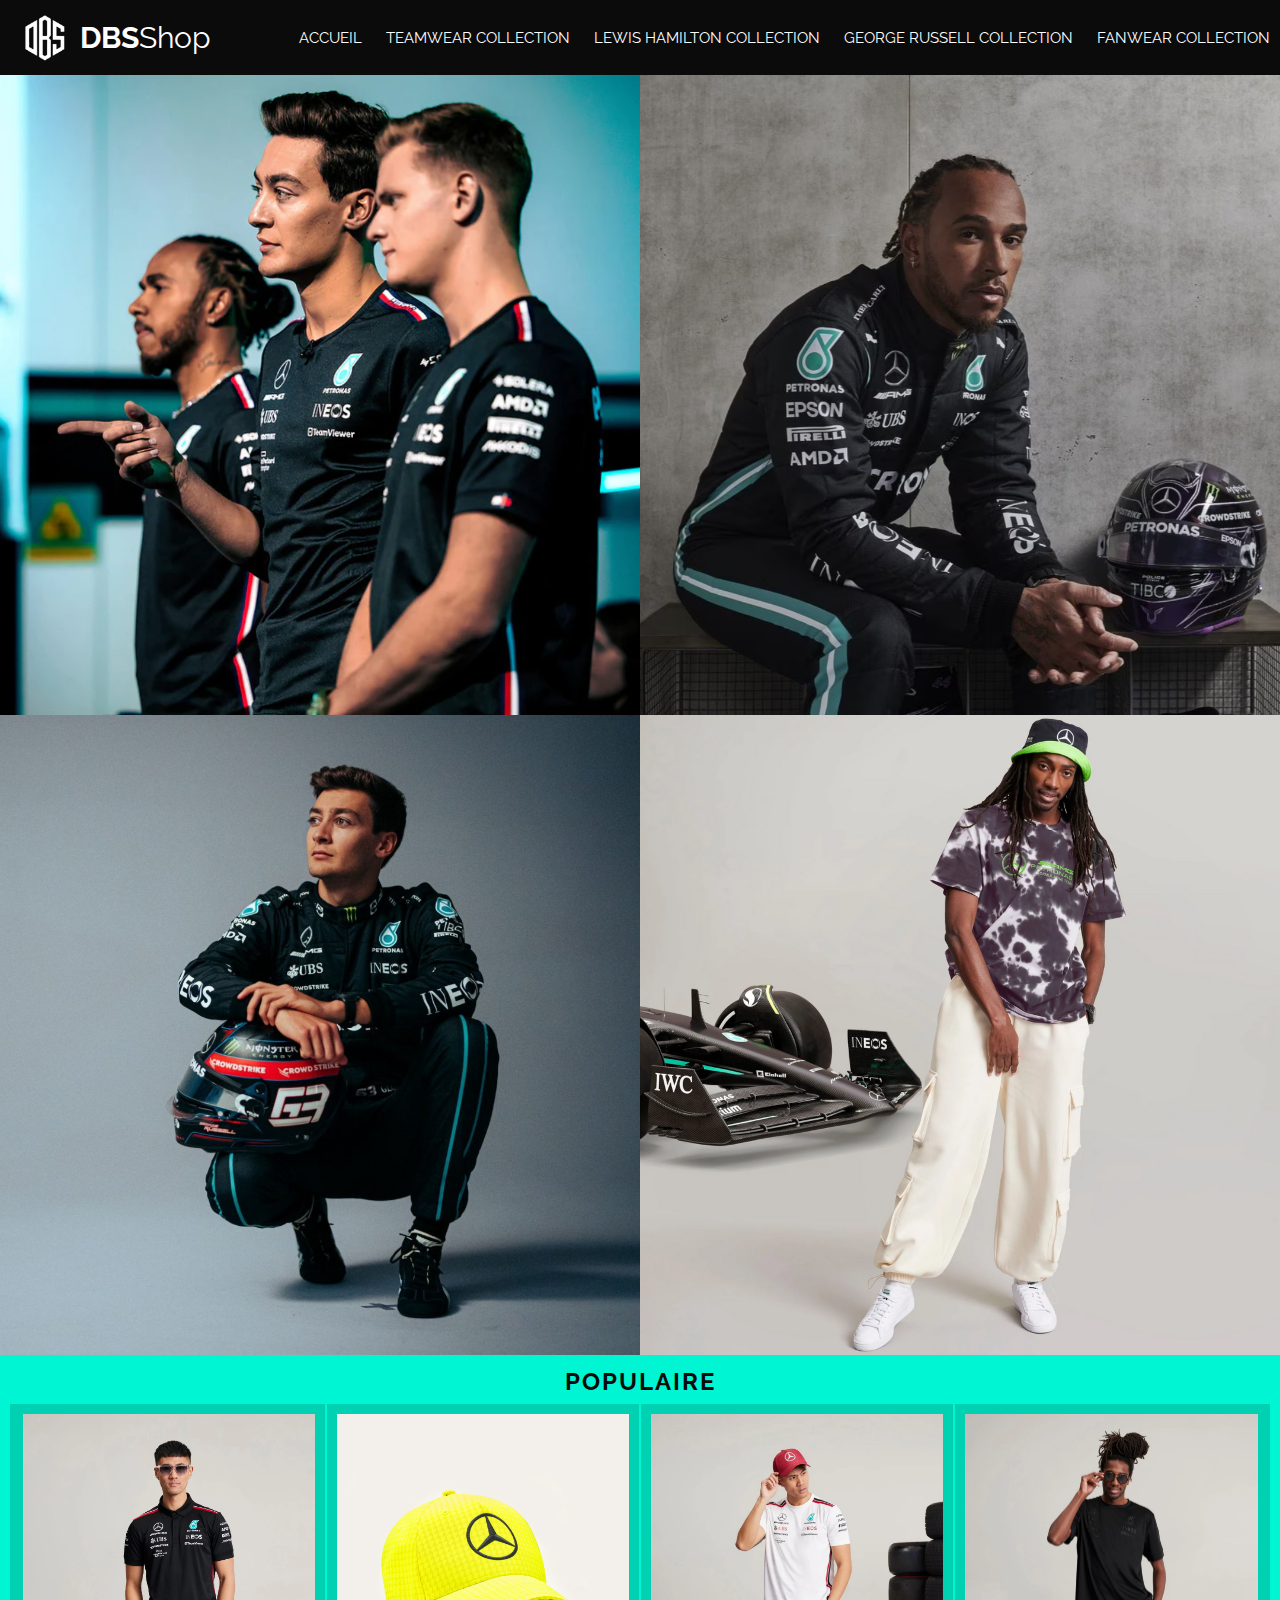
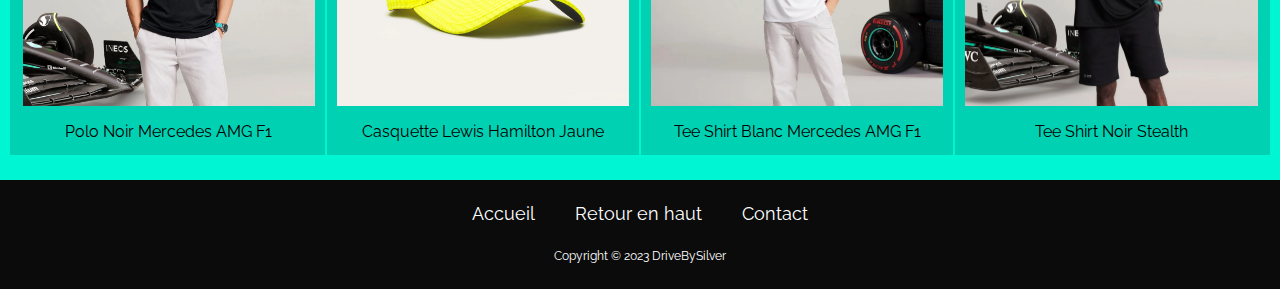
<file: index.html>
<!DOCTYPE html>
<html lang="fr">
  <head>
    <meta charset="UTF-8" />
    <meta name="viewport" content="width=device-width, initial-scale=1.0" />
    <link rel="stylesheet" href="assets/css/reset.css" />
    <link rel="stylesheet" href="assets/css/style.css" />
    <link rel="icon" href="assets/images/logo.png">
    <link href="https://cdnjs.cloudflare.com/ajax/libs/font-awesome/6.4.2/css/all.min.css" rel="stylesheet" />
    <title>Drive By Silver - Accueil</title>
  </head>
  <body>
    <header>
      <nav>
        <div class="logo-container">
          <img src="assets/images/logo.png" class="logo" alt="logo DBS" onclick="window.location.href='index.html'">
          <label class="logo-text" onclick="window.location.href='index.html'">DBS<span>Shop</span></label>
        </div>
        <input type="checkbox" id="check">
        <label for="check" class="burger-btn">
          <i class="fa-solid fa-bars"></i>
        </label>
        <ul class="nav-list">
          <li><a href="#">Accueil</a></li>
          <li><a href="teamwear.html">Teamwear Collection</a></li>
          <li><a href="hamilton.html">Lewis Hamilton Collection</a></li>
          <li><a href="russell.html">George Russell Collection</a></li>
          <li><a href="fanwear.html">Fanwear Collection</a></li>
        </ul>
      </nav>
    </header>

    <main>
      <section>
        <div class="categories-container">
          <div class="image-container">
            <img class="img-item" src="assets/images/teamwear.png" onclick="window.location.href='teamwear.html'" alt="catégorie teamwear">
            <img class="img-item" src="assets/images/hamilton.png" onclick="window.location.href='hamilton.html'" alt="catégorie hamilton">
          </div>
          <div class="image-container">
            <img class="img-item" src="assets/images/russell.png" onclick="window.location.href='russell.html'" alt="catégorie russell">
            <img class="img-item" src="assets/images/fanwear.png" onclick="window.location.href='fanwear.html'" alt="catégorie fanwear">
          </div>
        </div>
      </section>

      <section class="hot">
        <h2>Populaire</h2>
        <div class="hot-menu">
          <div>
            <img src="assets/images/products/black_polo.png" onclick="window.location.href='black_polo.html'" alt="polo noir mercedes amg f1" />
            <p>Polo Noir Mercedes AMG F1</p>
          </div>
          <div>
            <img src="assets/images/products/yellow_cap.png" onclick="window.location.href='yellow_cap.html'" alt="casquette jaune lewis hamilton" />
            <p>Casquette Lewis Hamilton Jaune</p>
          </div>
          <div>
            <img src="assets/images/products/white_tee.png" onclick="window.location.href='white-tee.html'" alt="tee shirt blanc mercedes" />
            <p>Tee Shirt Blanc Mercedes AMG F1</p>
          </div>
          <div>
            <img src="assets/images/products/stealth_tee.png" onclick="window.location.href='stealth_tee.html'" alt="tee shirt effet furtif" />
            <p>Tee Shirt Noir Stealth</p>
          </div>
        </div>
      </section>
    </main>

    <footer>
      <div class="footer-container">
        <div class="footer-nav">
          <ul>
            <li><a href="#">Accueil</a></li>
            <li><a href="#">Retour en haut</a></li>
            <li><a href="contact.html">Contact</a></li>
          </ul>
        </div>
        <div class="copyright">
          <p>Copyright &copy; 2023 DriveBySilver</p>
        </div>
      </div>
    </footer>
  </body>
</html>
</file>
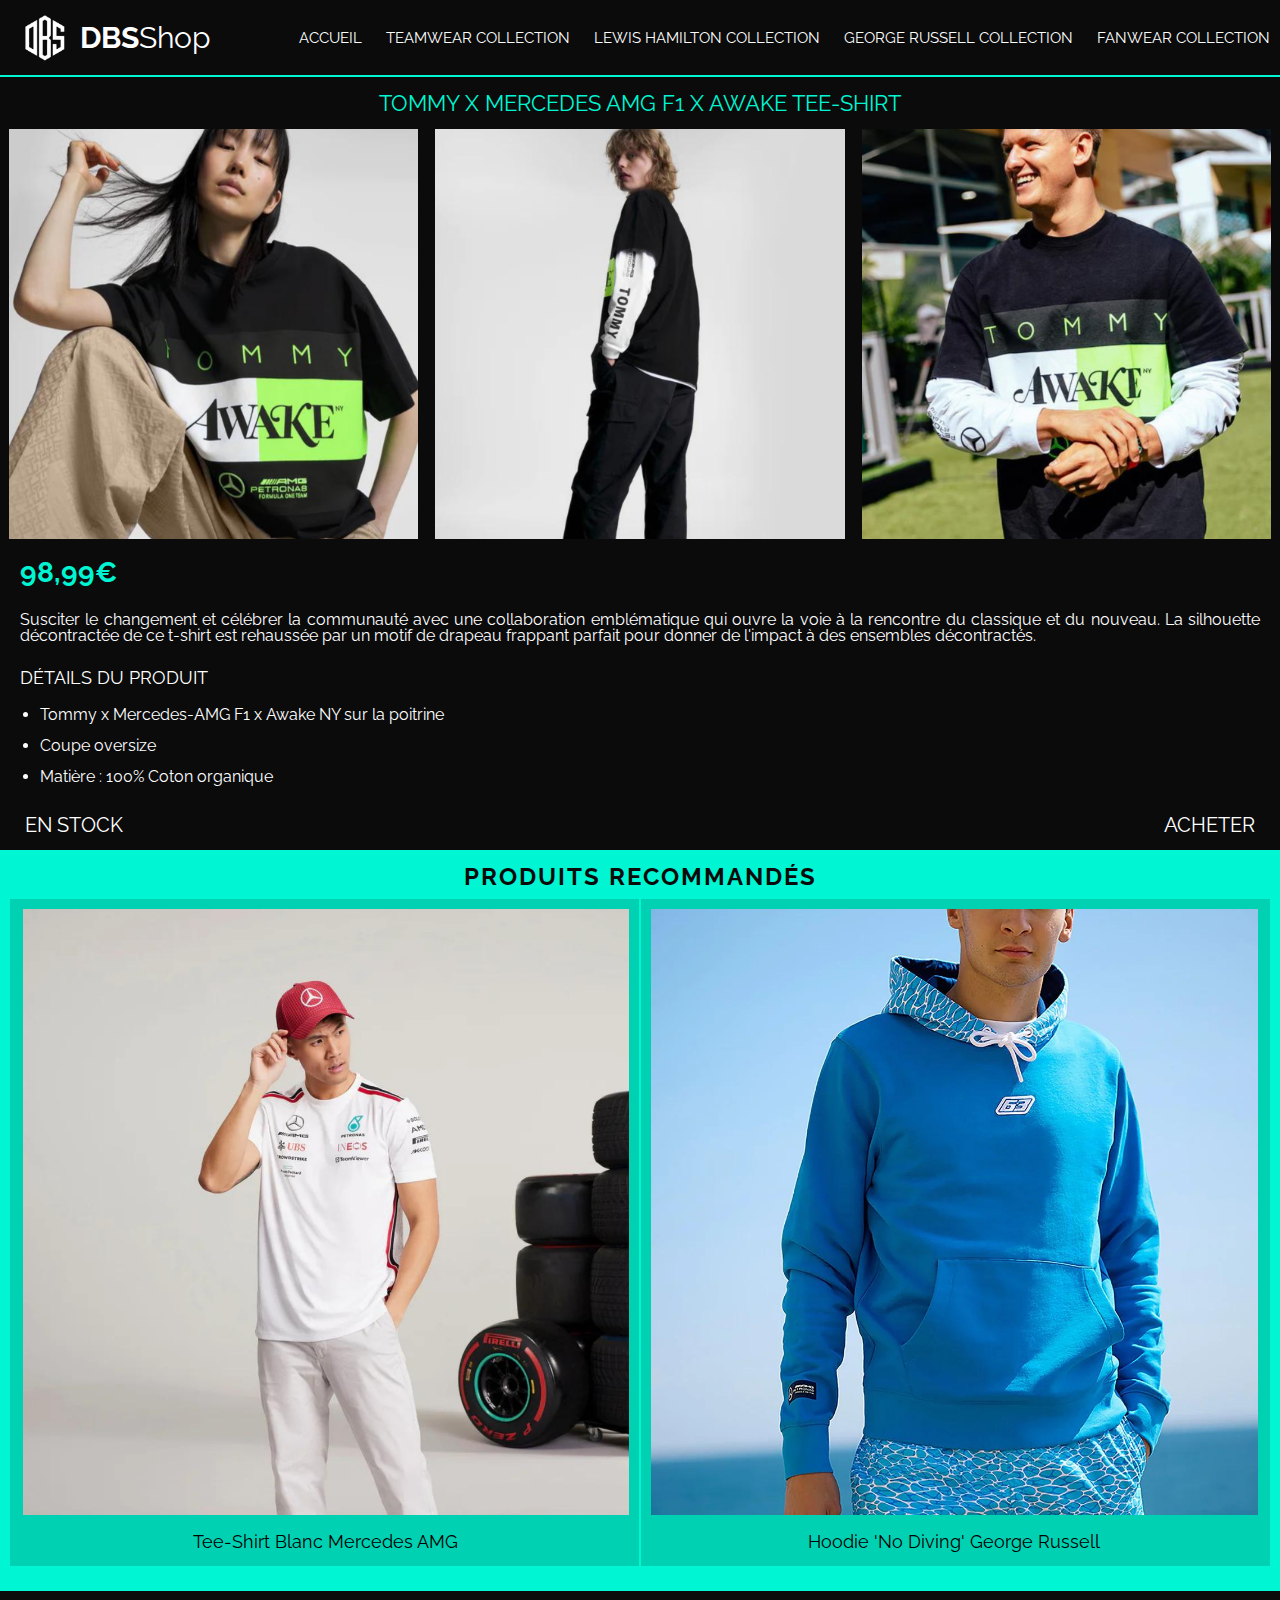
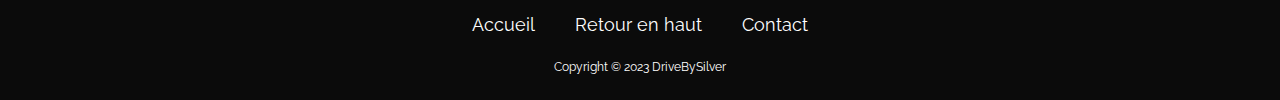
<file: awake.html>
<!DOCTYPE html>
<html lang="fr">
    <head>
        <meta charset="UTF-8" />
        <meta name="viewport" content="width=device-width, initial-scale=1.0" />
        <link rel="stylesheet" href="assets/css/reset.css" />
        <link rel="stylesheet" href="assets/css/style.css" />
        <link rel="icon" href="assets/images/logo.png">
        <link href="https://cdnjs.cloudflare.com/ajax/libs/font-awesome/6.4.2/css/all.min.css" rel="stylesheet" />
        <title>Drive By Silver - Page Produit</title>
    </head>
    <body>
        <header>
        <nav>
            <div class="logo-container">
                <img src="assets/images/logo.png" class="logo" alt="logo DBS" onclick="window.location.href='index.html'">
                <label class="logo-text" onclick="window.location.href='index.html'">DBS<span>Shop</span></label>
            </div>
            <input type="checkbox" id="check">
            <label for="check" class="burger-btn">
                <i class="fa-solid fa-bars"></i>
            </label>
            <ul class="nav-list">
                <li><a href="index.html">Accueil</a></li>
                <li><a href="teamwear.html">Teamwear Collection</a></li>
                <li><a href="hamilton.html">Lewis Hamilton Collection</a></li>
                <li><a href="russell.html">George Russell Collection</a></li>
                <li><a href="fanwear.html">Fanwear Collection</a></li>
            </ul>
        </nav>
        </header>

        <main>
          <div class="article-container">
            <article class="article">
              <h2 class="article-title">Tommy x Mercedes AMG F1 x Awake Tee-shirt</h2>
              <div class="article-image-container">
                <img src="assets/images/products/awake.png" alt="Tee Shirt Tommy x Mercedes AMG F1 x Awake sur mannequin" class="article-image"/>
                <img src="assets/images/products/awake2.png" alt="Tee Shirt Tommy x Mercedes AMG F1 x Awake sur mannequin vue arriere" class="article-image"/>
                <img src="assets/images/products/awake3.png" alt="Tee Shirt Tommy x Mercedes AMG F1 x Awake sur mannequin vue d'ensemble" class="article-image"/>
              </div>
              <div>
                <p class="price">98,99€</p>
                <p class="description">Susciter le changement et célébrer la communauté avec une collaboration emblématique qui ouvre la voie à la rencontre du classique et du nouveau. La silhouette décontractée de ce t-shirt est rehaussée par un motif de drapeau frappant parfait pour donner de l'impact à des ensembles décontractés.</p>
                <h3 class="details-title">Détails du produit</h3>
                <ul class="details-list">
                  <li>Tommy x Mercedes-AMG F1 x Awake NY sur la poitrine</li>
                  <li>Coupe oversize</li>
                  <li>Matière : 100% Coton organique</li>
                </ul>
                <div class="buy-article">
                  <p>En Stock</p>
                  <p>Acheter</p>
                </div>
              </div>
            </article>
          </div>
          <section class="recommended">
            <h2>Produits recommandés</h2>
            <div class="recommended-menu">
              <div>
                <img src="assets/images/products/white_tee.png" onclick="window.location.href='white-tee.html'" alt="tee shirt blanc mercedes amg f1" />
                <p>Tee-Shirt Blanc Mercedes AMG</p>
              </div>
              <div>
                <img src="assets/images/products/gr_hoodie.png" onclick="window.location.href='gr_hoodie.html'" alt="hoodie 'no diving' george russell" />
                <p>Hoodie 'No Diving' George Russell</p>
              </div>
            </div>
          </section>
        </main>

        <footer>
            <div class="footer-container">
              <div class="footer-nav">
                <ul>
                  <li><a href="index.html">Accueil</a></li>
                  <li><a href="#">Retour en haut</a></li>
                  <li><a href="contact.html">Contact</a></li>
                </ul>
              </div>
              <div class="copyright">
                <p>Copyright &copy; 2023 DriveBySilver</p>
              </div>
            </div>
          </footer>
    </body>
</html>
</file>
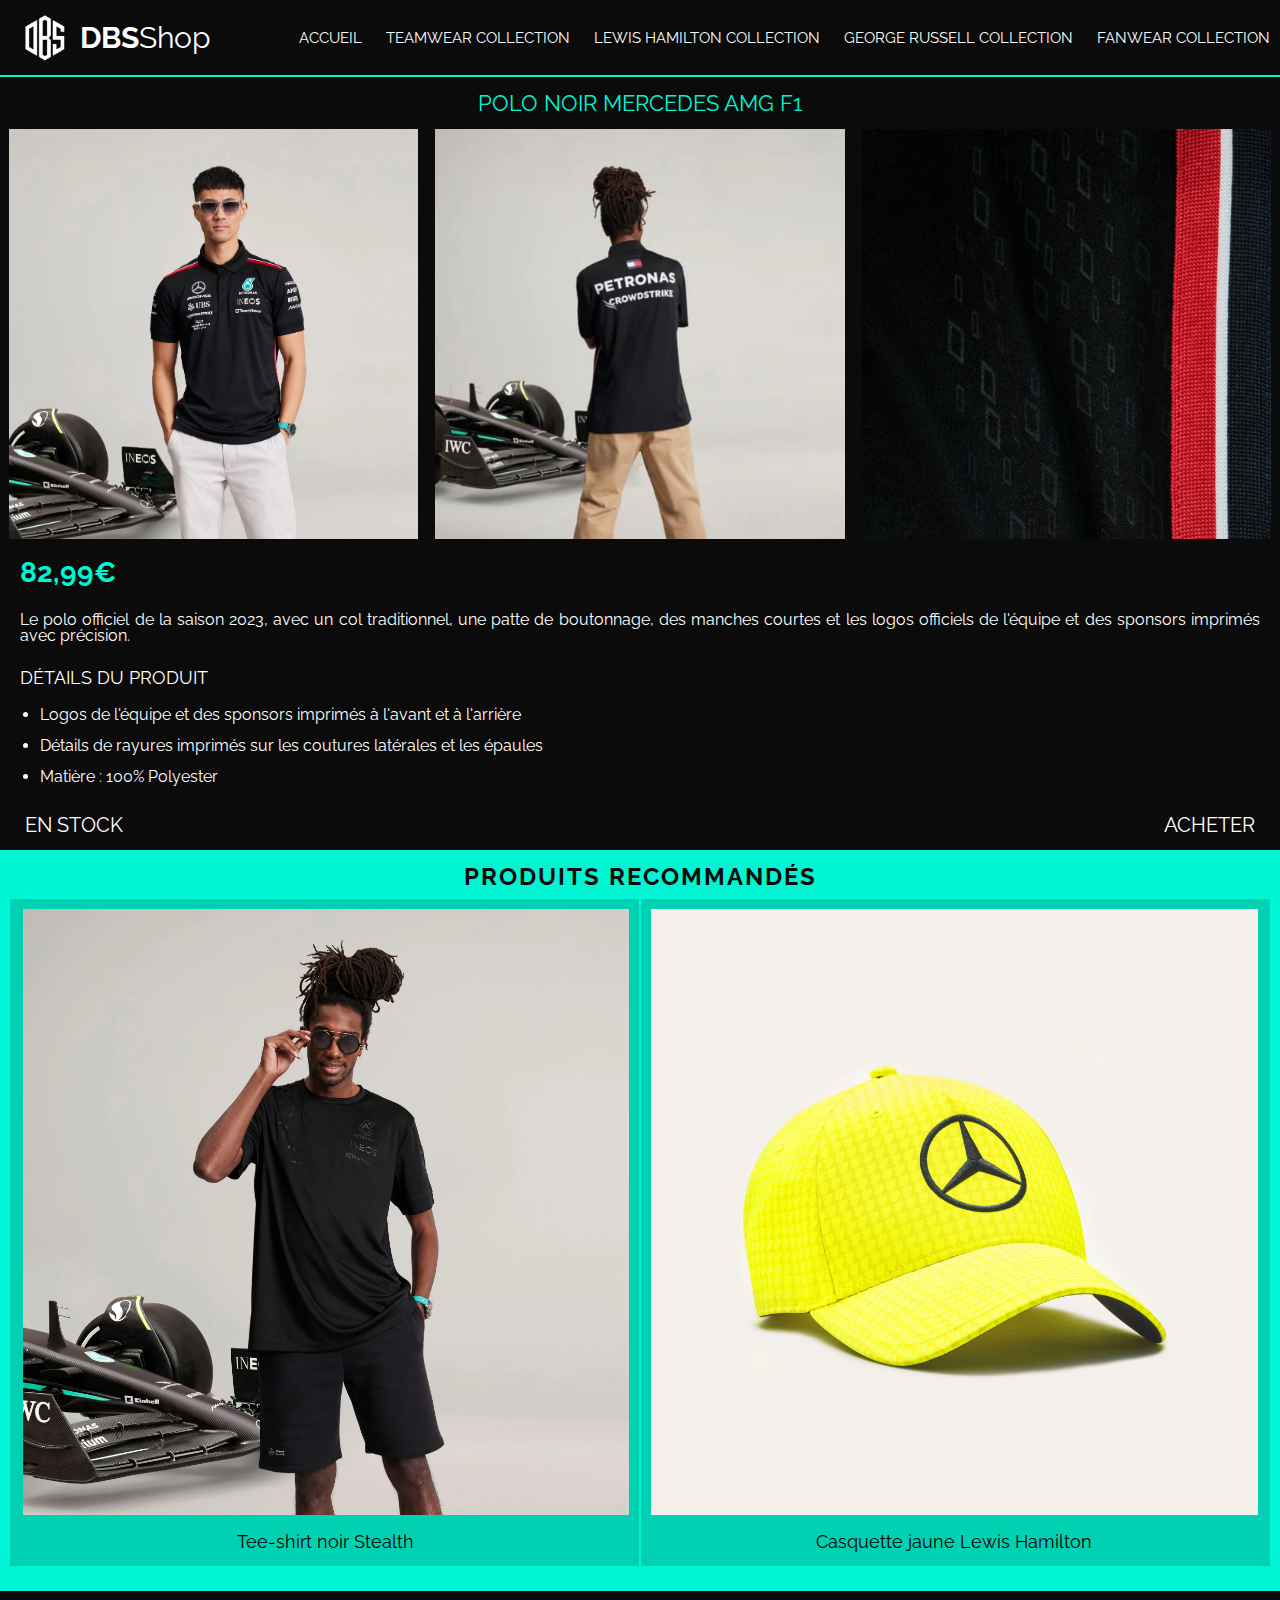
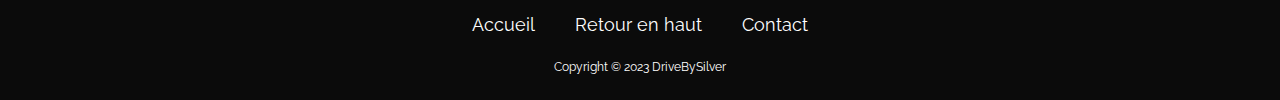
<file: black_polo.html>
<!DOCTYPE html>
<html lang="fr">
    <head>
        <meta charset="UTF-8" />
        <meta name="viewport" content="width=device-width, initial-scale=1.0" />
        <link rel="stylesheet" href="assets/css/reset.css" />
        <link rel="stylesheet" href="assets/css/style.css" />
        <link rel="icon" href="assets/images/logo.png">
        <link href="https://cdnjs.cloudflare.com/ajax/libs/font-awesome/6.4.2/css/all.min.css" rel="stylesheet" />
        <title>Drive By Silver - Page Produit</title>
    </head>
    <body>
        <header>
        <nav>
            <div class="logo-container">
              <img src="assets/images/logo.png" class="logo" alt="logo DBS" onclick="window.location.href='index.html'">
              <label class="logo-text" onclick="window.location.href='index.html'">DBS<span>Shop</span></label>
            </div>
            <input type="checkbox" id="check">
            <label for="check" class="burger-btn">
                <i class="fa-solid fa-bars"></i>
            </label>
            <ul class="nav-list">
                <li><a href="index.html">Accueil</a></li>
                <li><a href="teamwear.html">Teamwear Collection</a></li>
                <li><a href="hamilton.html">Lewis Hamilton Collection</a></li>
                <li><a href="russell.html">George Russell Collection</a></li>
                <li><a href="fanwear.html">Fanwear Collection</a></li>
            </ul>
        </nav>
        </header>

        <main>
          <div class="article-container">
            <article class="article">
              <h2 class="article-title">Polo Noir Mercedes AMG F1</h2>
              <div class="article-image-container">
                <img src="assets/images/products/black_polo.png" alt="Polo noir mercedes sur mannequin" class="article-image"/>
                <img src="assets/images/products/black_polo2.png" alt="Polo noir mercedes sur mannequin vue arriere" class="article-image"/>
                <img src="assets/images/products/black_polo3.png" alt="Polo noir mercedes détails" class="article-image"/>
              </div>
              <div>
                <p class="price">82,99€</p>
                <p class="description">Le polo officiel de la saison 2023, avec un col traditionnel, une patte de boutonnage, des manches courtes et les logos officiels de l'équipe et des sponsors imprimés avec précision.</p>
                <h3 class="details-title">Détails du produit</h3>
                <ul class="details-list">
                  <li>Logos de l'équipe et des sponsors imprimés à l'avant et à l'arrière</li>
                  <li>Détails de rayures imprimés sur les coutures latérales et les épaules</li>
                  <li>Matière : 100% Polyester</li>
                </ul>
                <div class="buy-article">
                  <p>En Stock</p>
                  <p>Acheter</p>
                </div>
              </div>
            </article>
          </div>
          <section class="recommended">
            <h2>Produits recommandés</h2>
            <div class="recommended-menu">
              <div>
                <img src="assets/images/products/stealth_tee.png" onclick="window.location.href='stealth_tee.html'" alt="tee shirt noir effet furtif" />
                <p>Tee-shirt noir Stealth</p>
              </div>
              <div>
                <img src="assets/images/products/yellow_cap.png" onclick="window.location.href='yellow_cap.html'" alt="casquette jaune lewis hamilton" />
                <p>Casquette jaune Lewis Hamilton</p>
              </div>
            </div>
          </section>
        </main>

        <footer>
            <div class="footer-container">
              <div class="footer-nav">
                <ul>
                  <li><a href="index.html">Accueil</a></li>
                  <li><a href="#">Retour en haut</a></li>
                  <li><a href="contact.html">Contact</a></li>
                </ul>
              </div>
              <div class="copyright">
                <p>Copyright &copy; 2023 DriveBySilver</p>
              </div>
            </div>
          </footer>
    </body>
</html>
</file>
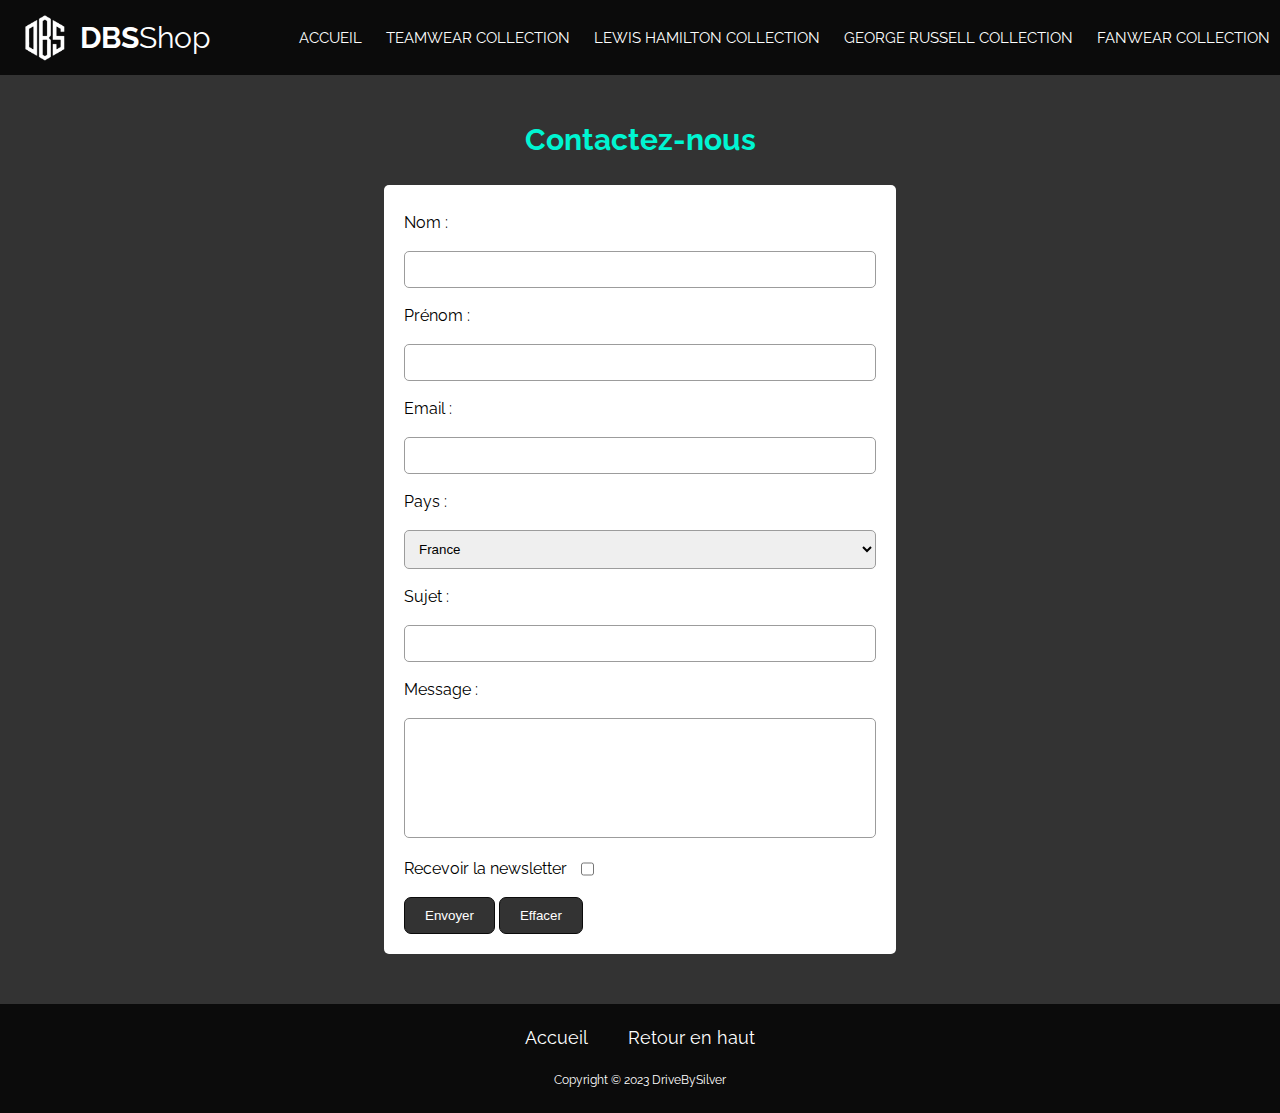
<file: contact.html>
<!DOCTYPE html>
<html lang="fr">
  <head>
    <meta charset="UTF-8" />
    <meta name="viewport" content="width=device-width, initial-scale=1.0" />
    <link rel="stylesheet" href="assets/css/reset.css" />
    <link rel="stylesheet" href="assets/css/style.css" />
    <link rel="icon" href="assets/images/logo.png">
    <link href="https://cdnjs.cloudflare.com/ajax/libs/font-awesome/6.4.2/css/all.min.css" rel="stylesheet" />
    <title>Drive By Silver - Contactez-nous</title>
  </head>
  <body>
    <header>
      <nav>
        <div class="logo-container">
          <img src="assets/images/logo.png" class="logo" alt="logo DBS" onclick="window.location.href='index.html'">
          <label class="logo-text" onclick="window.location.href='index.html'">DBS<span>Shop</span></label>
        </div>
        <input type="checkbox" id="check">
        <label for="check" class="burger-btn">
          <i class="fa-solid fa-bars"></i>
        </label>
        <ul class="nav-list">
          <li><a href="index.html">Accueil</a></li>
          <li><a href="teamwear.html">Teamwear Collection</a></li>
          <li><a href="hamilton.html">Lewis Hamilton Collection</a></li>
          <li><a href="russell.html">George Russell Collection</a></li>
          <li><a href="fanwear.html">Fanwear Collection</a></li>
        </ul>
      </nav>
    </header>

    <main>
        <div class="contact">
            <h2 class="form-title">Contactez-nous</h2>
            <form action="https://api.web3forms.com/submit" method="POST" class="form">
                <input type="hidden" name="access_key" value="378a16cf-fad5-489e-bc88-e6a309ba1d99">

                <label for="name">Nom :</label>
                <input type="text" id="name" name="name" required>

                <label for="name">Prénom :</label>
                <input type="text" id="name" name="name" required>

                <label for="email">Email :</label>
                <input type="email" id="email" name="email" required>

                <label for="pays">Pays :</label>
                <select name="pays" id="pays">
                    <option value="Allemagne">Allemagne</option>
                    <option value="Belgique">Belgique</option>
                    <option value="Espagne">Espagne</option>
                    <option value="France" selected="selected">France</option>
                    <option value="Italie">Italie</option>
                    <option value="Pays-Bas">Pays-Bas</option>
                    <option value="Portugal">Portugal</option>
                    <option value="Royaume-Uni">Royaume-Uni</option>
                    <option value="Suisse">Suisse</option>
                    <option value="Autre">Autre</option>
                </select>
                
                <label for="subject">Sujet :</label>
                <input type="text" id="subject" name="subject" required>
                
                <label for="message">Message :</label>
                <textarea id="message" name="message" required></textarea>

                <div class="newsletter-checkbox">
                    <label for="newsletter">Recevoir la newsletter</label>
                    <input type="checkbox" name="newsletter" id="newsletter" value="oui" />
                </div>

                <input type="submit" value="Envoyer">
                <input type="reset" value="Effacer">
            </form>
            <script src="https://web3forms.com/client/script.js" async defer></script>
        </div>
    </main>

    <footer>
        <div class="footer-container">
          <div class="footer-nav">
            <ul>
              <li><a href="index.html">Accueil</a></li>
              <li><a href="#">Retour en haut</a></li>
            </ul>
          </div>
          <div class="copyright">
            <p>Copyright &copy; 2023 DriveBySilver</p>
          </div>
        </div>
      </footer>
</file>
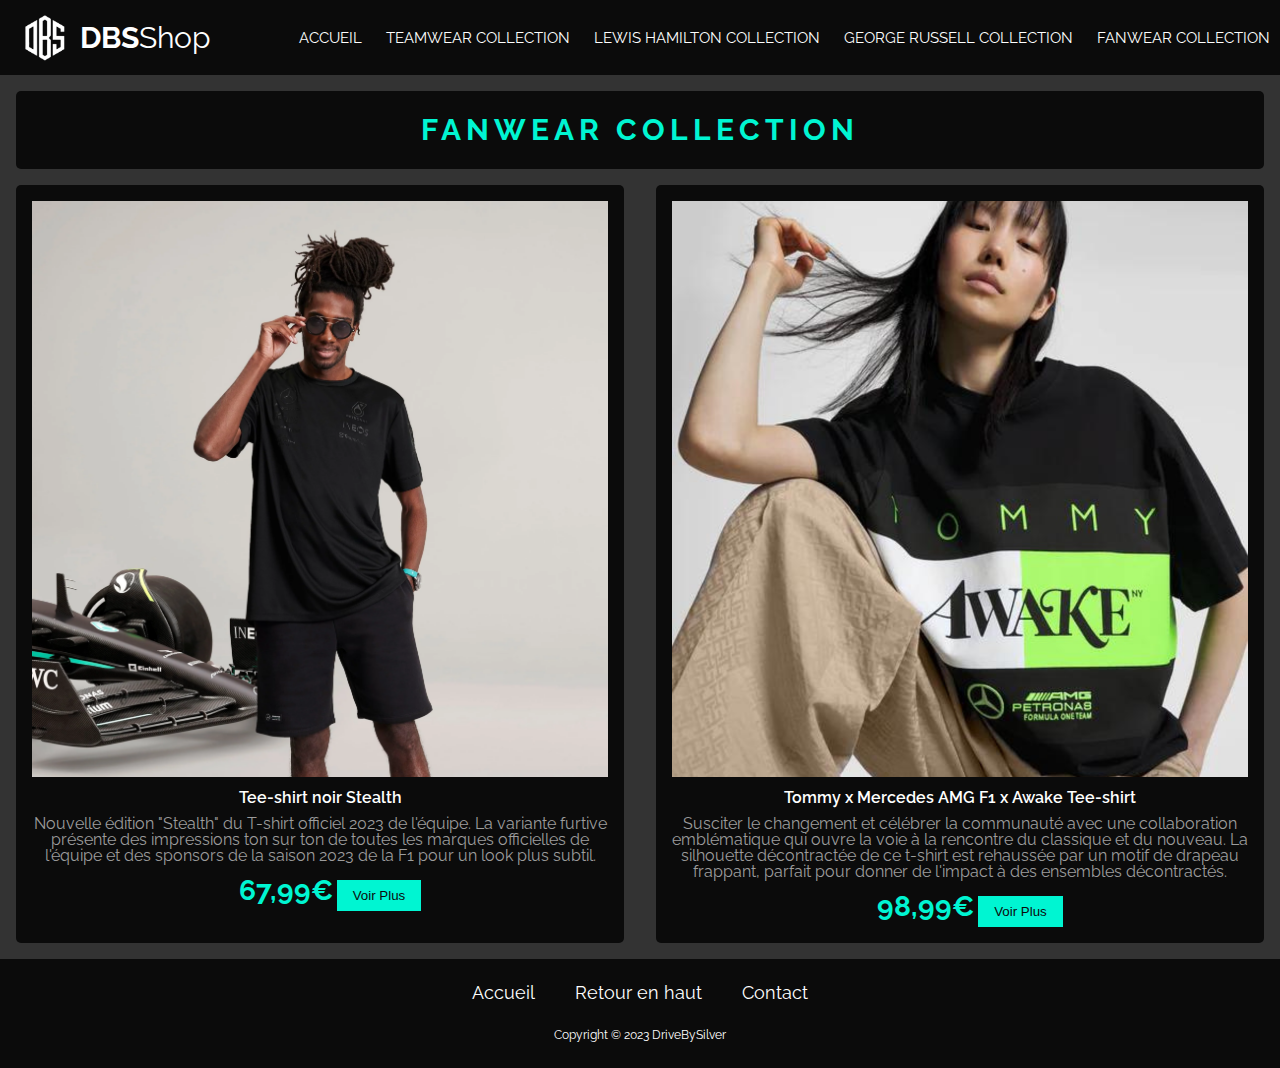
<file: fanwear.html>
<!DOCTYPE html>
<html lang="fr">
    <head>
        <meta charset="UTF-8" />
        <meta name="viewport" content="width=device-width, initial-scale=1.0" />
        <link rel="stylesheet" href="assets/css/reset.css" />
        <link rel="stylesheet" href="assets/css/style.css" />
        <link rel="icon" href="assets/images/logo.png">
        <link href="https://cdnjs.cloudflare.com/ajax/libs/font-awesome/6.4.2/css/all.min.css" rel="stylesheet" />
        <title>Drive By Silver - Fanwear Collection</title>
    </head>
    <body>
        <header>
        <nav>
            <div class="logo-container">
                <img src="assets/images/logo.png" class="logo" alt="logo DBS" onclick="window.location.href='index.html'">
                <label class="logo-text" onclick="window.location.href='index.html'">DBS<span>Shop</span></label>
            </div>
            <input type="checkbox" id="check">
            <label for="check" class="burger-btn">
                <i class="fa-solid fa-bars"></i>
            </label>
            <ul class="nav-list">
                <li><a href="index.html">Accueil</a></li>
                <li><a href="teamwear.html">Teamwear Collection</a></li>
                <li><a href="hamilton.html">Lewis Hamilton Collection</a></li>
                <li><a href="russell.html">George Russell Collection</a></li>
                <li><a href="#">Fanwear Collection</a></li>
            </ul>
        </nav>
        </header>

        <main>
            <div class="page-title">
                <h2>Fanwear collection</h2>
            </div>

            <section class="product-container">
                <div class="product">
                    <img src="assets/images/products/stealth_tee.png" alt="polo noir">
                    <h2>Tee-shirt noir Stealth</h2>
                    <p>Nouvelle édition "Stealth" du T-shirt officiel 2023 de l'équipe. La variante furtive présente des impressions ton sur ton de toutes les marques officielles de l'équipe et des sponsors de la saison 2023 de la F1 pour un look plus subtil.</p>
                    <span class="price">67,99€</span>
                    <button class="buy" onclick="window.location.href='stealth_tee.html'">Voir Plus</button>
                </div>
                <div class="product">
                    <img src="assets/images/products/awake.png" alt="tee-shirt blanc">
                    <h2>Tommy x Mercedes AMG F1 x Awake Tee-shirt</h2>
                    <p>Susciter le changement et célébrer la communauté avec une collaboration emblématique qui ouvre la voie à la rencontre du classique et du nouveau. La silhouette décontractée de ce t-shirt est rehaussée par un motif de drapeau frappant, parfait pour donner de l'impact à des ensembles décontractés.</p>
                    <span class="price">98,99€</span>
                    <button class="buy" onclick="window.location.href='awake.html'">Voir Plus</button>
                </div>
            </section>
        </main>

        <footer>
            <div class="footer-container">
              <div class="footer-nav">
                <ul>
                  <li><a href="index.html">Accueil</a></li>
                  <li><a href="#">Retour en haut</a></li>
                  <li><a href="contact.html">Contact</a></li>
                </ul>
              </div>
              <div class="copyright">
                <p>Copyright &copy; 2023 DriveBySilver</p>
              </div>
            </div>
          </footer>
    </body>
</html>
</file>
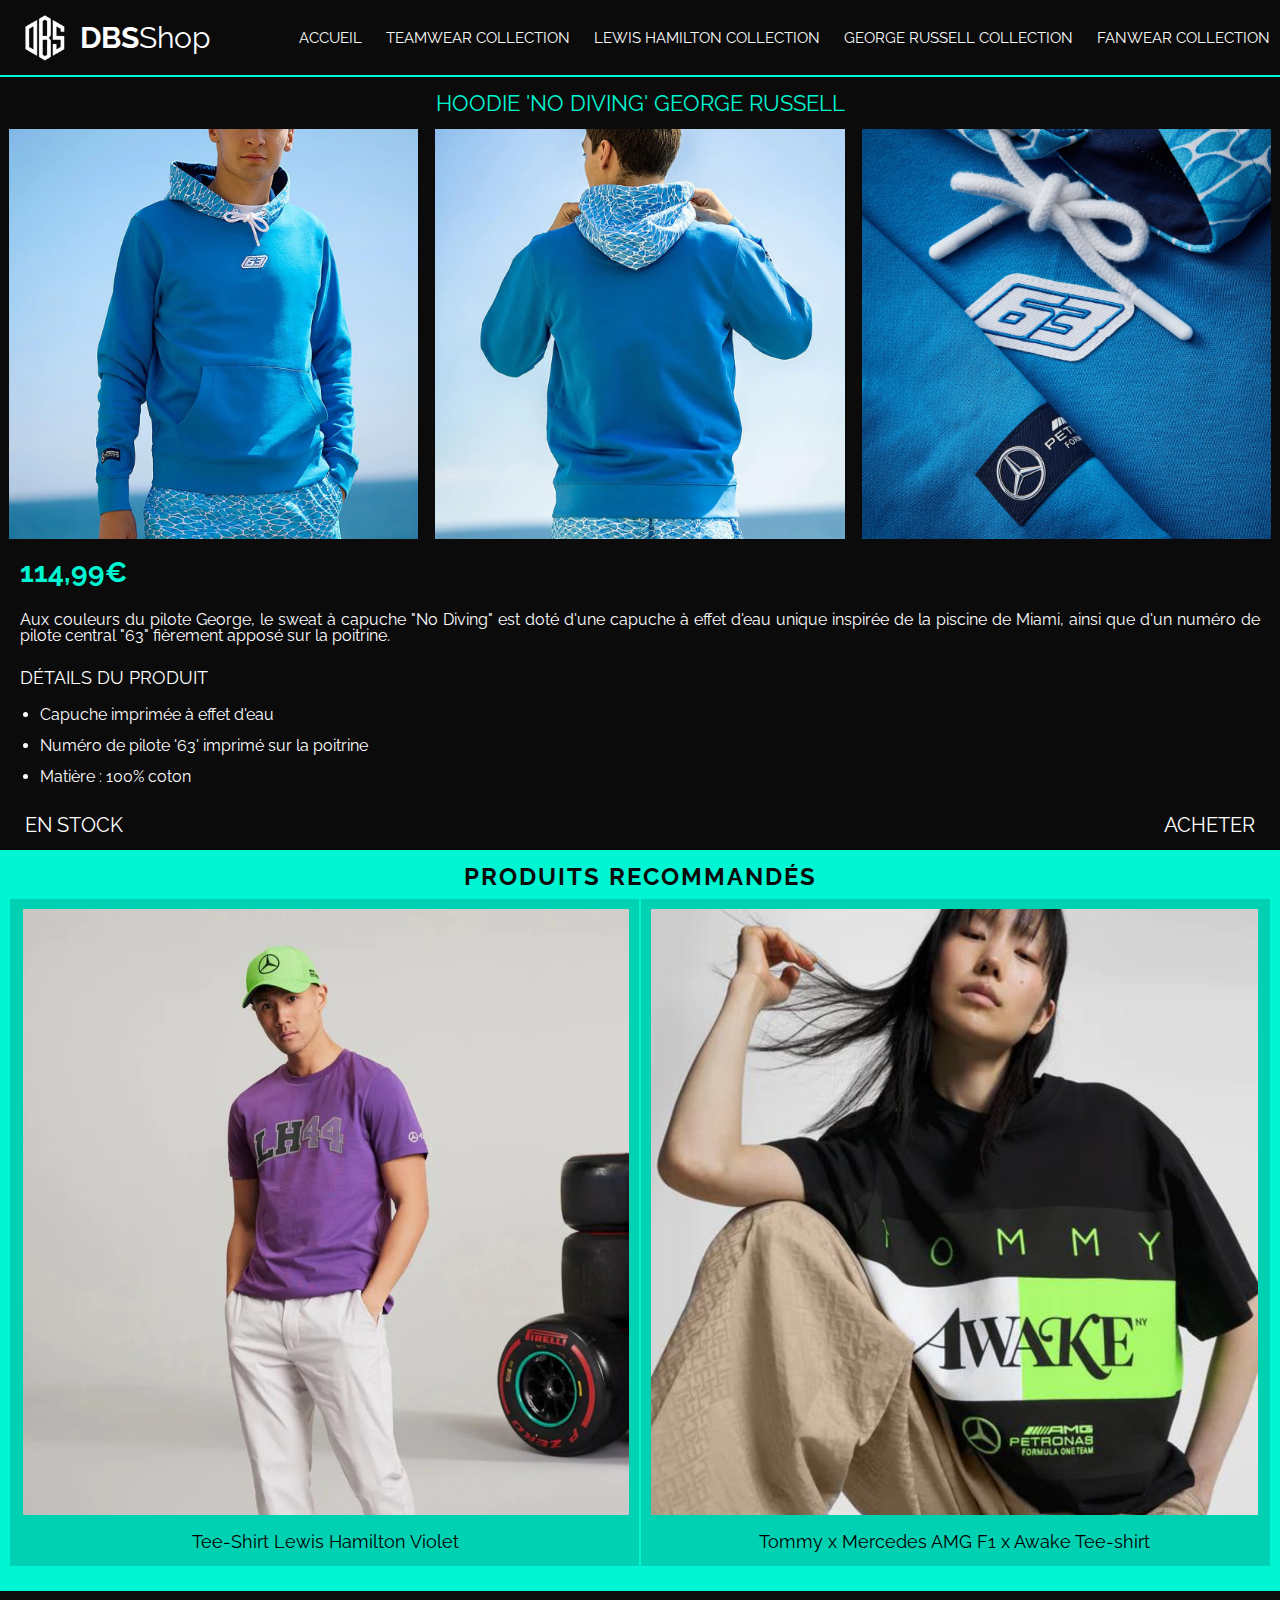
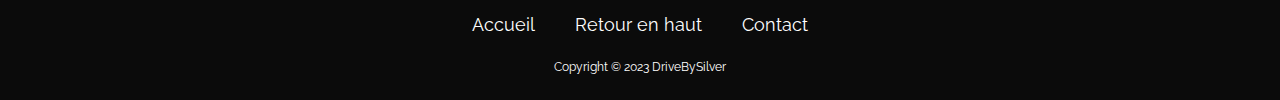
<file: gr_hoodie.html>
<!DOCTYPE html>
<html lang="fr">
    <head>
        <meta charset="UTF-8" />
        <meta name="viewport" content="width=device-width, initial-scale=1.0" />
        <link rel="stylesheet" href="assets/css/reset.css" />
        <link rel="stylesheet" href="assets/css/style.css" />
        <link rel="icon" href="assets/images/logo.png">
        <link href="https://cdnjs.cloudflare.com/ajax/libs/font-awesome/6.4.2/css/all.min.css" rel="stylesheet" />
        <title>Drive By Silver - Page Produit</title>
    </head>
    <body>
        <header>
        <nav>
            <div class="logo-container">
                <img src="assets/images/logo.png" class="logo" alt="logo DBS" onclick="window.location.href='index.html'">
                <label class="logo-text" onclick="window.location.href='index.html'">DBS<span>Shop</span></label>
            </div>
            <input type="checkbox" id="check">
            <label for="check" class="burger-btn">
                <i class="fa-solid fa-bars"></i>
            </label>
            <ul class="nav-list">
                <li><a href="index.html">Accueil</a></li>
                <li><a href="teamwear.html">Teamwear Collection</a></li>
                <li><a href="hamilton.html">Lewis Hamilton Collection</a></li>
                <li><a href="russell.html">George Russell Collection</a></li>
                <li><a href="fanwear.html">Fanwear Collection</a></li>
            </ul>
        </nav>
        </header>

        <main>
          <div class="article-container">
            <article class="article">
              <h2 class="article-title">Hoodie 'No Diving' George Russell</h2>
              <div class="article-image-container">
                <img src="assets/images/products/gr_hoodie.png" alt="Hoodie 'No Diving' George Russell sur mannequin" class="article-image"/>
                <img src="assets/images/products/gr_hoodie2.png" alt="Casque de George Russell sur mannequin vue arriere" class="article-image"/>
                <img src="assets/images/products/gr_hoodie3.png" alt="Casque de George Russell détails" class="article-image"/>
              </div>
              <div>
                <p class="price">114,99€</p>
                <p class="description">Aux couleurs du pilote George, le sweat à capuche "No Diving" est doté d'une capuche à effet d'eau unique inspirée de la piscine de Miami, ainsi que d'un numéro de pilote central "63" fièrement apposé sur la poitrine.</p>
                <h3 class="details-title">Détails du produit</h3>
                <ul class="details-list">
                  <li>Capuche imprimée à effet d'eau</li>
                  <li>Numéro de pilote '63' imprimé sur la poitrine</li>
                  <li>Matière : 100% coton</li>
                </ul>
                <div class="buy-article">
                  <p>En Stock</p>
                  <p>Acheter</p>
                </div>
              </div>
            </article>
          </div>
          <section class="recommended">
            <h2>Produits recommandés</h2>
            <div class="recommended-menu">
              <div>
                <img src="assets/images/products/lh_tee.png" onclick="window.location.href='lh_tee.html'" alt="Tee-Shirt Lewis Hamilton Violet" />
                <p>Tee-Shirt Lewis Hamilton Violet</p>
              </div>
              <div>
                <img src="assets/images/products/awake.png" onclick="window.location.href='awake.html'" alt="Tommy x Mercedes AMG F1 x Awake Tee-shirt" />
                <p>Tommy x Mercedes AMG F1 x Awake Tee-shirt</p>
              </div>
            </div>
          </section>
        </main>

        <footer>
            <div class="footer-container">
              <div class="footer-nav">
                <ul>
                  <li><a href="index.html">Accueil</a></li>
                  <li><a href="#">Retour en haut</a></li>
                  <li><a href="contact.html">Contact</a></li>
                </ul>
              </div>
              <div class="copyright">
                <p>Copyright &copy; 2023 DriveBySilver</p>
              </div>
            </div>
          </footer>
    </body>
</html>
</file>
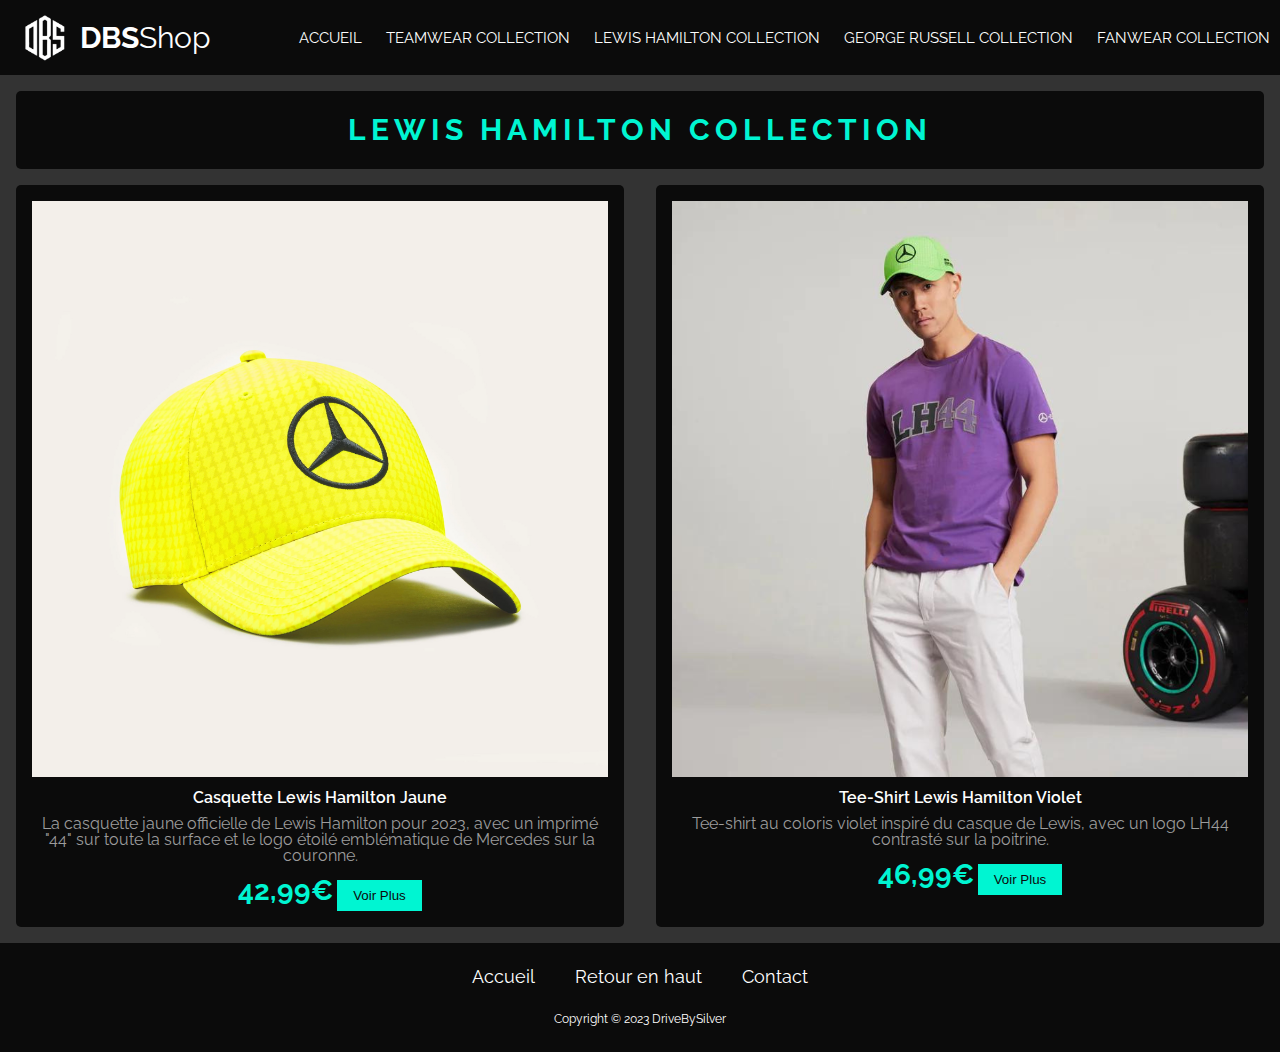
<file: hamilton.html>
<!DOCTYPE html>
<html lang="fr">
    <head>
        <meta charset="UTF-8" />
        <meta name="viewport" content="width=device-width, initial-scale=1.0" />
        <link rel="stylesheet" href="assets/css/reset.css" />
        <link rel="stylesheet" href="assets/css/style.css" />
        <link rel="icon" href="assets/images/logo.png">
        <link href="https://cdnjs.cloudflare.com/ajax/libs/font-awesome/6.4.2/css/all.min.css" rel="stylesheet" />
        <title>Drive By Silver - Lewis Hamilton Collection</title>
    </head>
    <body>
        <header>
        <nav>
            <div class="logo-container">
                <img src="assets/images/logo.png" class="logo" alt="logo DBS" onclick="window.location.href='index.html'">
                <label class="logo-text" onclick="window.location.href='index.html'">DBS<span>Shop</span></label>
            </div>
            <input type="checkbox" id="check">
            <label for="check" class="burger-btn">
                <i class="fa-solid fa-bars"></i>
            </label>
            <ul class="nav-list">
                <li><a href="index.html">Accueil</a></li>
                <li><a href="teamwear.html">Teamwear Collection</a></li>
                <li><a href="#">Lewis Hamilton Collection</a></li>
                <li><a href="russell.html">George Russell Collection</a></li>
                <li><a href="fanwear.html">Fanwear Collection</a></li>
            </ul>
        </nav>
        </header>

        <main>
            <div class="page-title">
                <h2>Lewis Hamilton collection</h2>
            </div>

            <section class="product-container">
                <div class="product">
                    <img src="assets/images/products/yellow_cap.png" alt="casquette jaune hamilton">
                    <h2>Casquette Lewis Hamilton Jaune</h2>
                    <p>La casquette jaune officielle de Lewis Hamilton pour 2023, avec un imprimé "44" sur toute la surface et le logo étoilé emblématique de Mercedes sur la couronne.</p>
                    <span class="price">42,99€</span>
                    <button class="buy" onclick="window.location.href='yellow_cap.html'">Voir Plus</button>
                </div>
                <div class="product">
                    <img src="assets/images/products/lh_tee.png" alt="tee shirt violet hamilton">
                    <h2>Tee-Shirt Lewis Hamilton Violet</h2>
                    <p>Tee-shirt au coloris violet inspiré du casque de Lewis, avec un logo LH44 contrasté sur la poitrine.</p>
                    <span class="price">46,99€</span>
                    <button class="buy" onclick="window.location.href='lh_tee.html'">Voir Plus</button>
                </div>
            </section>
        </main>

        <footer>
            <div class="footer-container">
              <div class="footer-nav">
                <ul>
                  <li><a href="index.html">Accueil</a></li>
                  <li><a href="#">Retour en haut</a></li>
                  <li><a href="contact.html">Contact</a></li>
                </ul>
              </div>
              <div class="copyright">
                <p>Copyright &copy; 2023 DriveBySilver</p>
              </div>
            </div>
          </footer>
    </body>
</html>
</file>
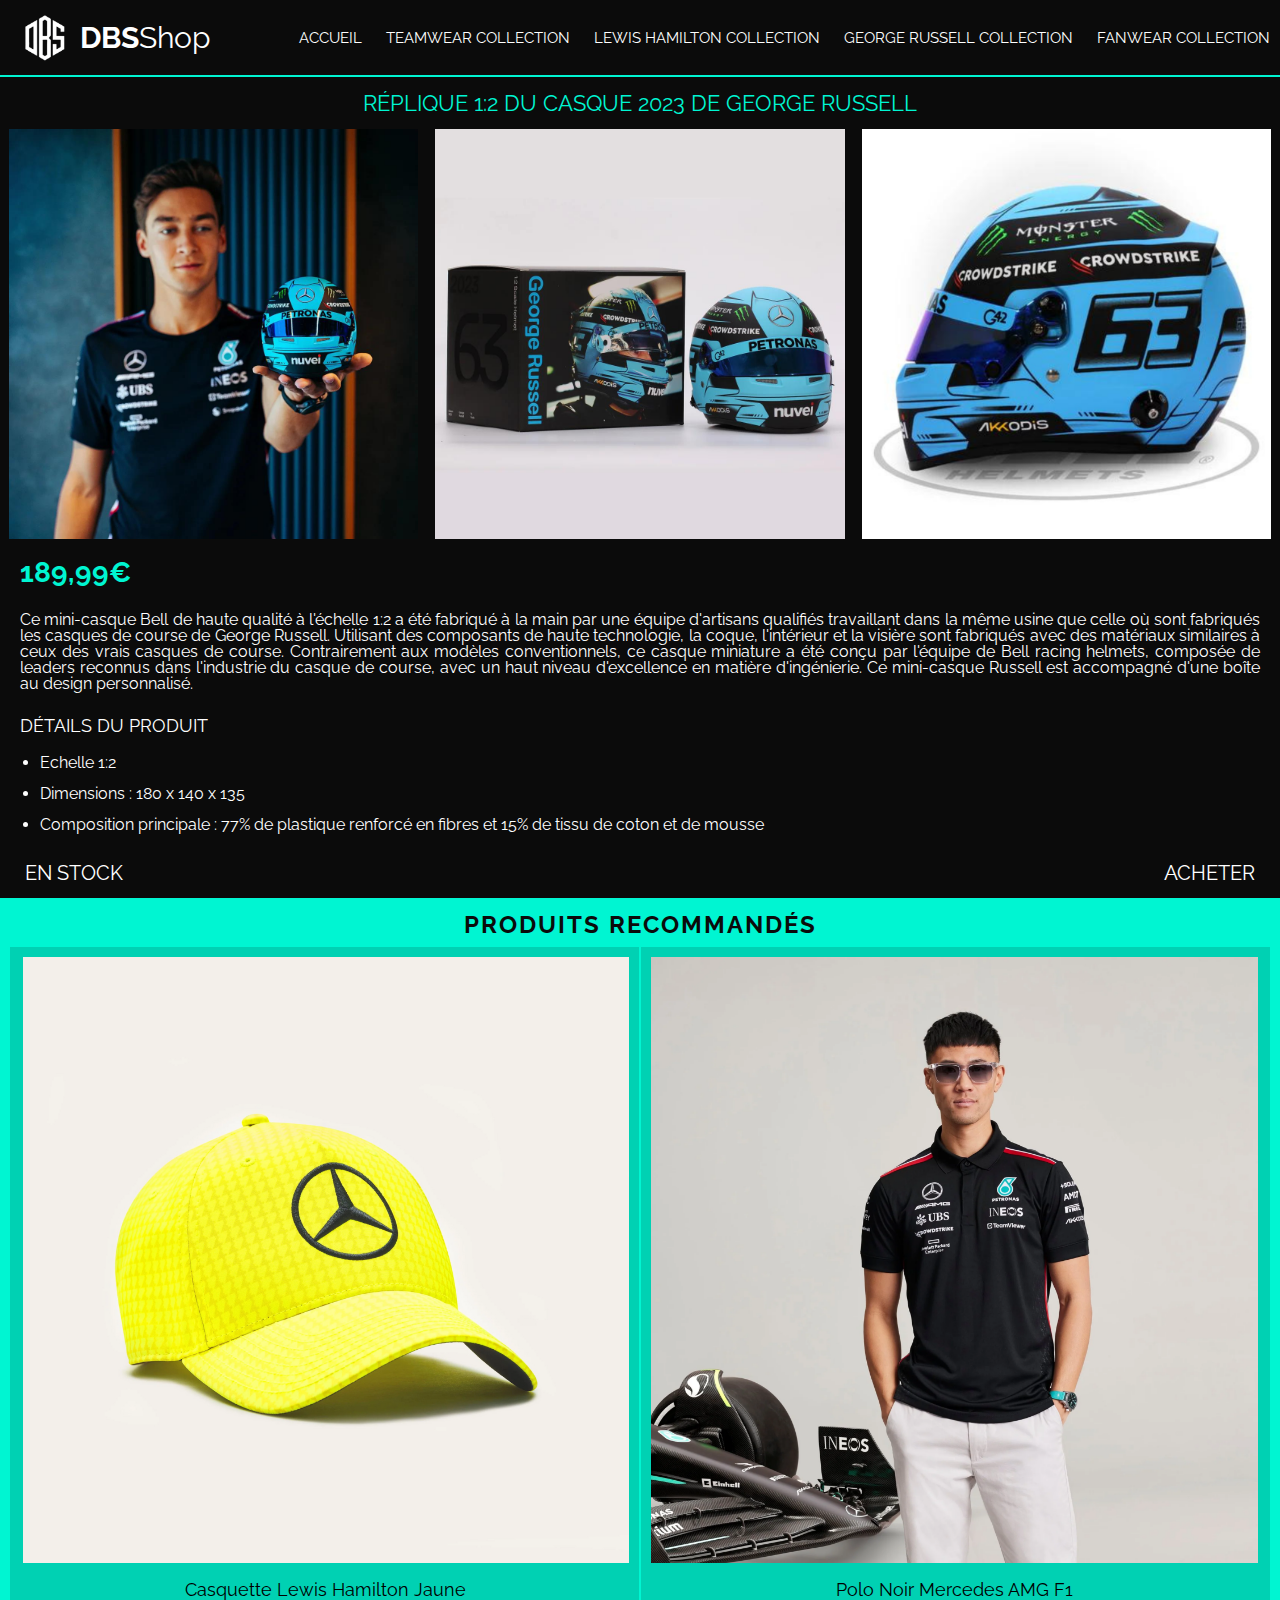
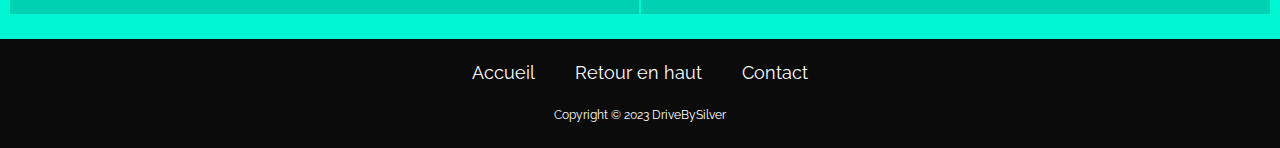
<file: helmet.html>
<!DOCTYPE html>
<html lang="fr">
    <head>
        <meta charset="UTF-8" />
        <meta name="viewport" content="width=device-width, initial-scale=1.0" />
        <link rel="stylesheet" href="assets/css/reset.css" />
        <link rel="stylesheet" href="assets/css/style.css" />
        <link rel="icon" href="assets/images/logo.png">
        <link href="https://cdnjs.cloudflare.com/ajax/libs/font-awesome/6.4.2/css/all.min.css" rel="stylesheet" />
        <title>Drive By Silver - Page Produit</title>
    </head>
    <body>
        <header>
        <nav>
            <div class="logo-container">
                <img src="assets/images/logo.png" class="logo" alt="logo DBS" onclick="window.location.href='index.html'">
                <label class="logo-text" onclick="window.location.href='index.html'">DBS<span>Shop</span></label>
            </div>
            <input type="checkbox" id="check">
            <label for="check" class="burger-btn">
                <i class="fa-solid fa-bars"></i>
            </label>
            <ul class="nav-list">
                <li><a href="index.html">Accueil</a></li>
                <li><a href="teamwear.html">Teamwear Collection</a></li>
                <li><a href="hamilton.html">Lewis Hamilton Collection</a></li>
                <li><a href="russell.html">George Russell Collection</a></li>
                <li><a href="fanwear.html">Fanwear Collection</a></li>
            </ul>
        </nav>
        </header>

        <main>
          <div class="article-container">
            <article class="article">
              <h2 class="article-title">Réplique 1:2 du casque 2023 de George Russell</h2>
              <div class="article-image-container">
                <img src="assets/images/products/helmet.png" alt="Casque de George Russell" class="article-image"/>
                <img src="assets/images/products/helmet2.png" alt="Casque de George Russell + boite" class="article-image"/>
                <img src="assets/images/products/helmet3.png" alt="Casque de George Russell vue de côté" class="article-image"/>
              </div>
              <div>
                <p class="price">189,99€</p>
                <p class="description">Ce mini-casque Bell de haute qualité à l'échelle 1:2 a été fabriqué à la main par une équipe d'artisans qualifiés travaillant dans la même usine que celle où sont fabriqués les casques de course de George Russell. Utilisant des composants de haute technologie, la coque, l'intérieur et la visière sont fabriqués avec des matériaux similaires à ceux des vrais casques de course. Contrairement aux modèles conventionnels, ce casque miniature a été conçu par l'équipe de Bell racing helmets, composée de leaders reconnus dans l'industrie du casque de course, avec un haut niveau d'excellence en matière d'ingénierie. Ce mini-casque Russell est accompagné d'une boîte au design personnalisé.</p>
                <h3 class="details-title">Détails du produit</h3>
                <ul class="details-list">
                  <li>Echelle 1:2</li>
                  <li>Dimensions : 180 x 140 x 135</li>
                  <li>Composition principale : 77% de plastique renforcé en fibres et 15% de tissu de coton et de mousse</li>
                </ul>
                <div class="buy-article">
                  <p>En Stock</p>
                  <p>Acheter</p>
                </div>
              </div>
            </article>
          </div>
          <section class="recommended">
            <h2>Produits recommandés</h2>
            <div class="recommended-menu">
              <div>
                <img src="assets/images/products/yellow_cap.png" onclick="window.location.href='yellow_cap.html'" alt="casquette jaune lewis hamilton" />
                <p>Casquette Lewis Hamilton Jaune</p>
              </div>
              <div>
                <img src="assets/images/products/black_polo.png" onclick="window.location.href='black_polo.html'" alt="polo noir mercedes" />
                <p>Polo Noir Mercedes AMG F1</p>
              </div>
            </div>
          </section>
        </main>

        <footer>
            <div class="footer-container">
              <div class="footer-nav">
                <ul>
                  <li><a href="index.html">Accueil</a></li>
                  <li><a href="#">Retour en haut</a></li>
                  <li><a href="contact.html">Contact</a></li>
                </ul>
              </div>
              <div class="copyright">
                <p>Copyright &copy; 2023 DriveBySilver</p>
              </div>
            </div>
          </footer>
    </body>
</html>
</file>
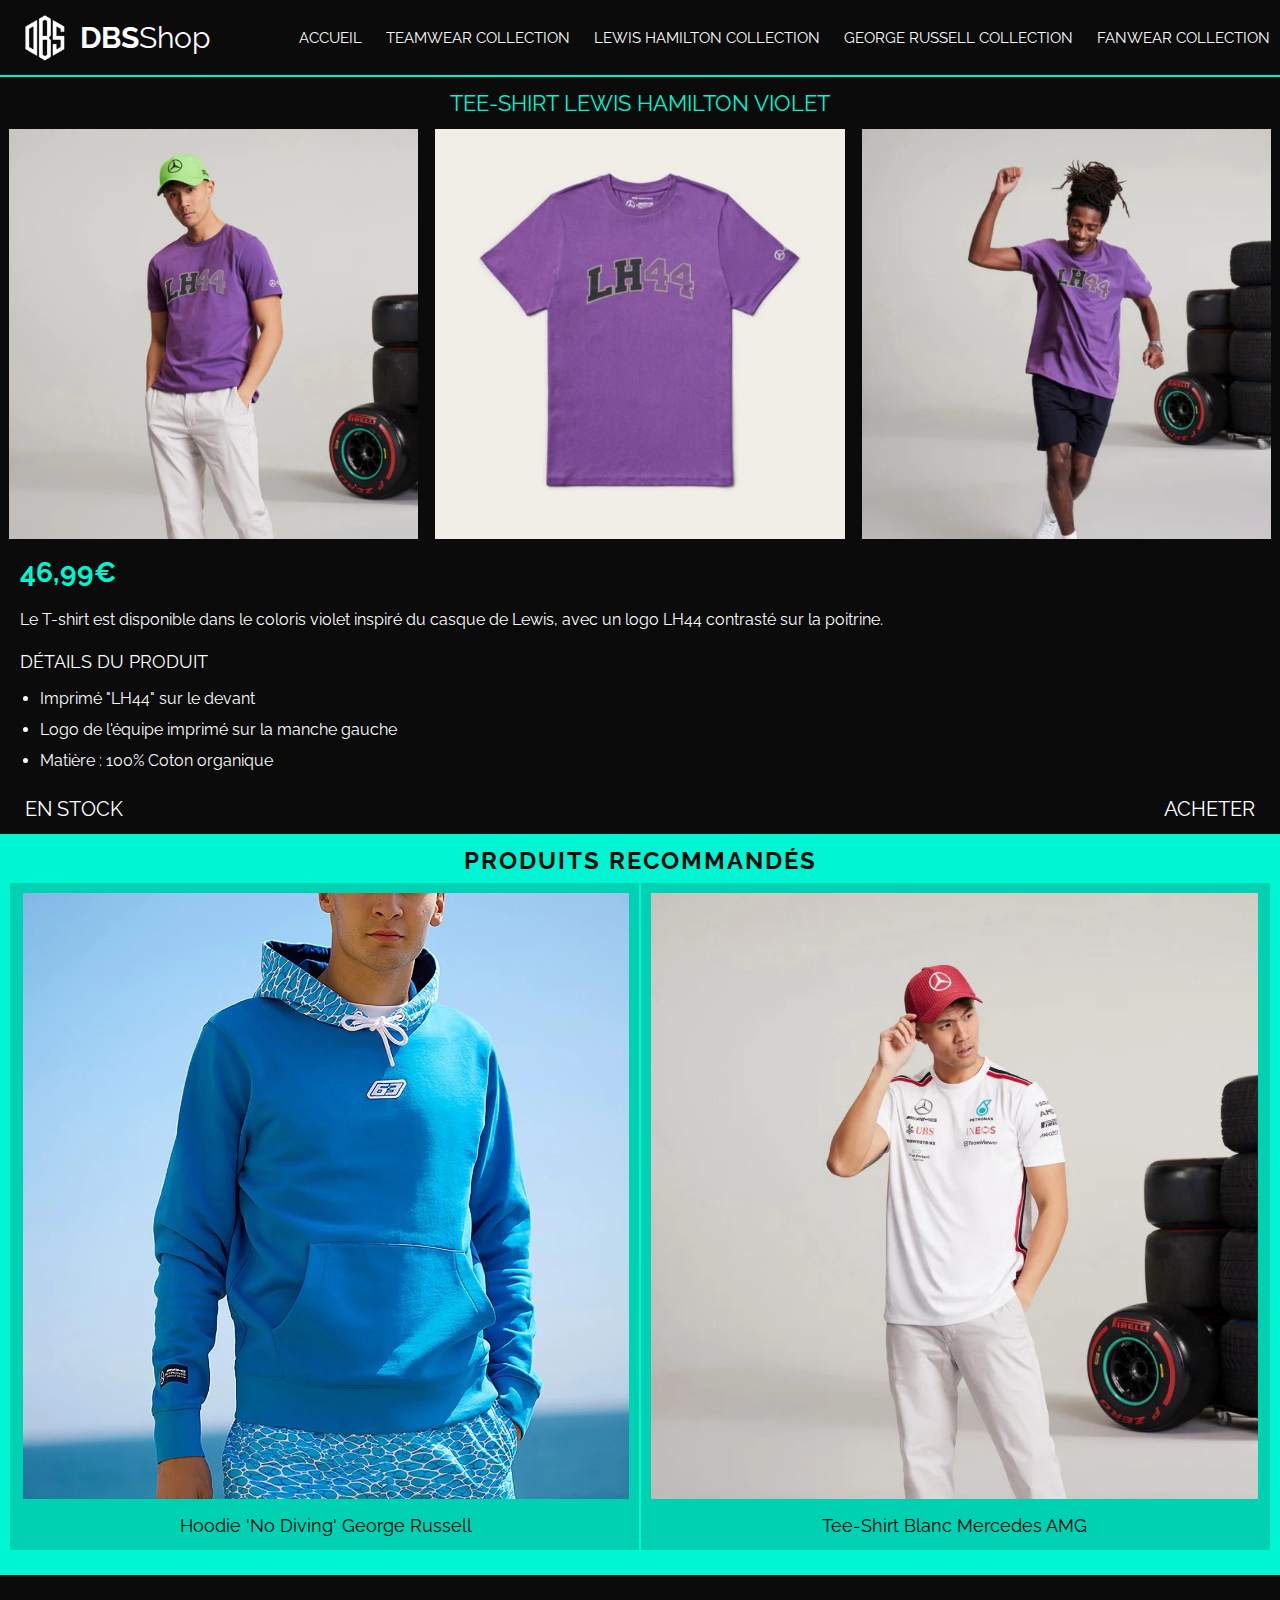
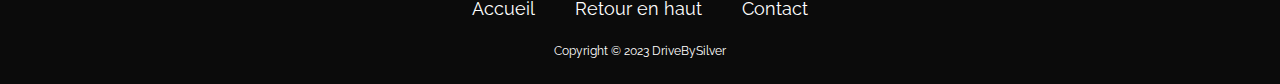
<file: lh_tee.html>
<!DOCTYPE html>
<html lang="fr">
    <head>
        <meta charset="UTF-8" />
        <meta name="viewport" content="width=device-width, initial-scale=1.0" />
        <link rel="stylesheet" href="assets/css/reset.css" />
        <link rel="stylesheet" href="assets/css/style.css" />
        <link rel="icon" href="assets/images/logo.png">
        <link href="https://cdnjs.cloudflare.com/ajax/libs/font-awesome/6.4.2/css/all.min.css" rel="stylesheet" />
        <title>Drive By Silver - Page Produit</title>
    </head>
    <body>
        <header>
        <nav>
            <div class="logo-container">
              <img src="assets/images/logo.png" class="logo" alt="logo DBS" onclick="window.location.href='index.html'">
              <label class="logo-text" onclick="window.location.href='index.html'">DBS<span>Shop</span></label>
            </div>
            <input type="checkbox" id="check">
            <label for="check" class="burger-btn">
                <i class="fa-solid fa-bars"></i>
            </label>
            <ul class="nav-list">
                <li><a href="index.html">Accueil</a></li>
                <li><a href="teamwear.html">Teamwear Collection</a></li>
                <li><a href="hamilton.html">Lewis Hamilton Collection</a></li>
                <li><a href="russell.html">George Russell Collection</a></li>
                <li><a href="fanwear.html">Fanwear Collection</a></li>
            </ul>
        </nav>
        </header>

        <main>
          <div class="article-container">
            <article class="article">
              <h2 class="article-title">Tee-Shirt Lewis Hamilton Violet</h2>
              <div class="article-image-container">
                <img src="assets/images/products/lh_tee.png" alt="Tee Shirt LH44 Violet sur mannequin" class="article-image"/>
                <img src="assets/images/products/lh_tee2.png" alt="Tee Shirt LH44 Violet vue avant" class="article-image"/>
                <img src="assets/images/products/lh_tee3.png" alt="Tee Shirt LH44 Violet sur mannequin" class="article-image"/>
              </div>
              <div>
                <p class="price">46,99€</p>
                <p class="description">Le T-shirt est disponible dans le coloris violet inspiré du casque de Lewis, avec un logo LH44 contrasté sur la poitrine.</p>
                <h3 class="details-title">Détails du produit</h3>
                <ul class="details-list">
                  <li>Imprimé "LH44" sur le devant</li>
                  <li>Logo de l'équipe imprimé sur la manche gauche</li>
                  <li>Matière : 100% Coton organique</li>
                </ul>
                <div class="buy-article">
                  <p>En Stock</p>
                  <p>Acheter</p>
                </div>
              </div>
            </article>
          </div>
          <section class="recommended">
            <h2>Produits recommandés</h2>
            <div class="recommended-menu">
              <div>
                <img src="assets/images/products/gr_hoodie.png" onclick="window.location.href='gr_hoodie.html'" alt="hoodie 'no diving' george russell" />
                <p>Hoodie 'No Diving' George Russell</p>
              </div>
              <div>
                <img src="assets/images/products/white_tee.png" onclick="window.location.href='white-tee.html'" alt="tee shirt blanc mercedes amg" />
                <p>Tee-Shirt Blanc Mercedes AMG</p>
              </div>
            </div>
          </section>
        </main>

        <footer>
            <div class="footer-container">
              <div class="footer-nav">
                <ul>
                  <li><a href="index.html">Accueil</a></li>
                  <li><a href="#">Retour en haut</a></li>
                  <li><a href="contact.html">Contact</a></li>
                </ul>
              </div>
              <div class="copyright">
                <p>Copyright &copy; 2023 DriveBySilver</p>
              </div>
            </div>
          </footer>
    </body>
</html>
</file>
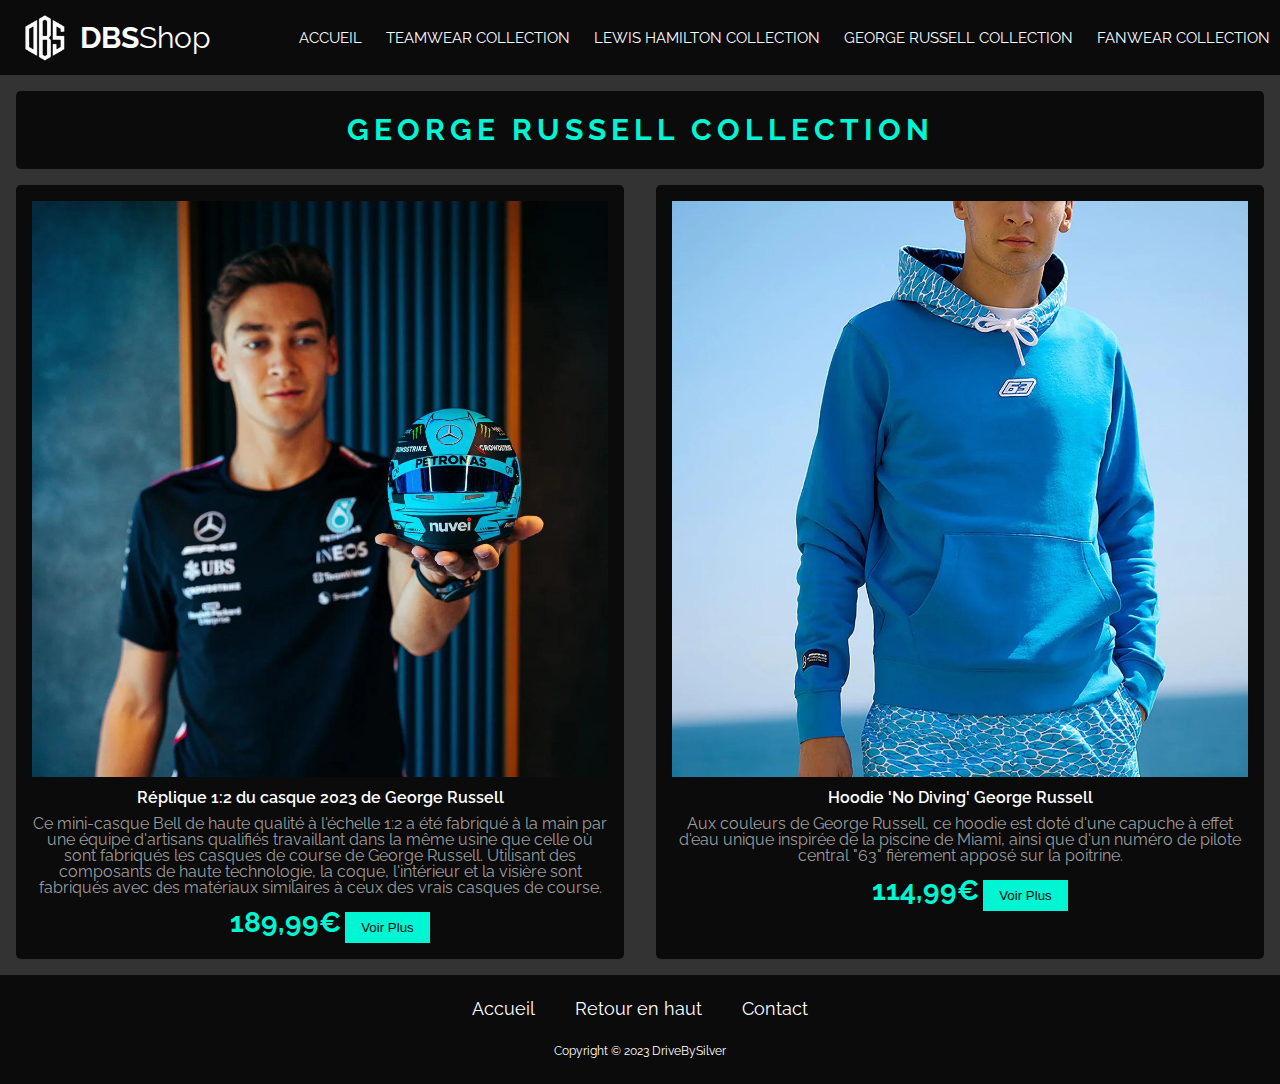
<file: russell.html>
<!DOCTYPE html>
<html lang="fr">
    <head>
        <meta charset="UTF-8" />
        <meta name="viewport" content="width=device-width, initial-scale=1.0" />
        <link rel="stylesheet" href="assets/css/reset.css" />
        <link rel="stylesheet" href="assets/css/style.css" />
        <link rel="icon" href="assets/images/logo.png">
        <link href="https://cdnjs.cloudflare.com/ajax/libs/font-awesome/6.4.2/css/all.min.css" rel="stylesheet" />
        <title>Drive By Silver - George Russell Collection</title>
    </head>
    <body>
        <header>
        <nav>
            <div class="logo-container">
                <img src="assets/images/logo.png" class="logo" alt="logo DBS" onclick="window.location.href='index.html'">
                <label class="logo-text" onclick="window.location.href='index.html'">DBS<span>Shop</span></label>
            </div>
            <input type="checkbox" id="check">
            <label for="check" class="burger-btn">
                <i class="fa-solid fa-bars"></i>
            </label>
            <ul class="nav-list">
                <li><a href="index.html">Accueil</a></li>
                <li><a href="teamwear.html">Teamwear Collection</a></li>
                <li><a href="hamilton.html">Lewis Hamilton Collection</a></li>
                <li><a href="#">George Russell Collection</a></li>
                <li><a href="fanwear.html">Fanwear Collection</a></li>
            </ul>
        </nav>
        </header>

        <main>
            <div class="page-title">
                <h2>George Russell collection</h2>
            </div>

            <section class="product-container">
                <div class="product">
                    <img src="assets/images/products/helmet.png" alt="casque miniature russell">
                    <h2>Réplique 1:2 du casque 2023 de George Russell</h2>
                    <p>Ce mini-casque Bell de haute qualité à l'échelle 1:2 a été fabriqué à la main par une équipe d'artisans qualifiés travaillant dans la même usine que celle où sont fabriqués les casques de course de George Russell. Utilisant des composants de haute technologie, la coque, l'intérieur et la visière sont fabriqués avec des matériaux similaires à ceux des vrais casques de course.</p>
                    <span class="price">189,99€</span>
                    <button class="buy" onclick="window.location.href='helmet.html'">Voir Plus</button>
                </div>
                <div class="product">
                    <img src="assets/images/products/gr_hoodie.png" alt="hoodie effet eau russell">
                    <h2>Hoodie 'No Diving' George Russell</h2>
                    <p>Aux couleurs de George Russell, ce hoodie est doté d'une capuche à effet d'eau unique inspirée de la piscine de Miami, ainsi que d'un numéro de pilote central "63" fièrement apposé sur la poitrine.</p>
                    <span class="price">114,99€</span>
                    <button class="buy" onclick="window.location.href='gr_hoodie.html'">Voir Plus</button>
                </div>
            </section>
        </main>

        <footer>
            <div class="footer-container">
              <div class="footer-nav">
                <ul>
                  <li><a href="index.html">Accueil</a></li>
                  <li><a href="#">Retour en haut</a></li>
                  <li><a href="contact.html">Contact</a></li>
                </ul>
              </div>
              <div class="copyright">
                <p>Copyright &copy; 2023 DriveBySilver</p>
              </div>
            </div>
          </footer>
    </body>
</html>
</file>
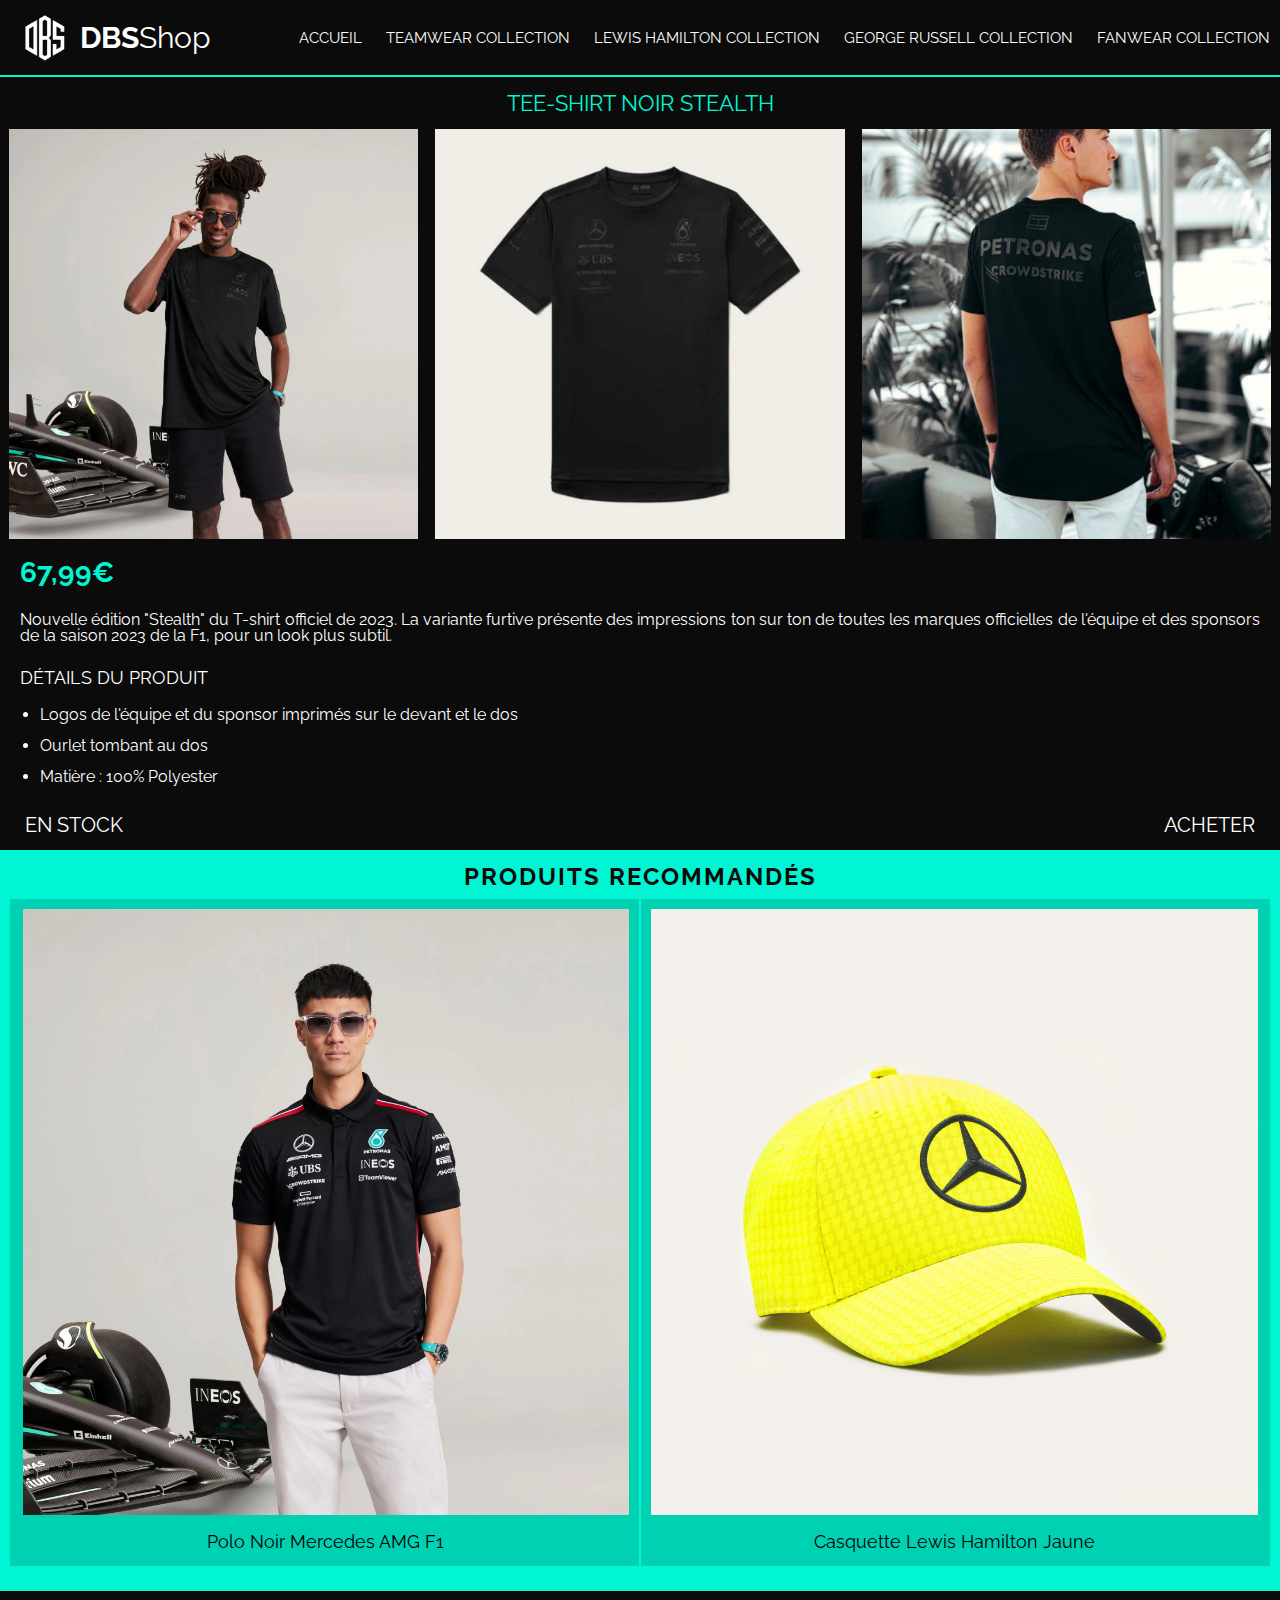
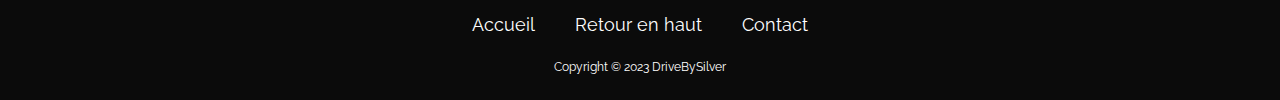
<file: stealth_tee.html>
<!DOCTYPE html>
<html lang="fr">
    <head>
        <meta charset="UTF-8" />
        <meta name="viewport" content="width=device-width, initial-scale=1.0" />
        <link rel="stylesheet" href="assets/css/reset.css" />
        <link rel="stylesheet" href="assets/css/style.css" />
        <link rel="icon" href="assets/images/logo.png">
        <link href="https://cdnjs.cloudflare.com/ajax/libs/font-awesome/6.4.2/css/all.min.css" rel="stylesheet" />
        <title>Drive By Silver - Page Produit</title>
    </head>
    <body>
        <header>
        <nav>
            <div class="logo-container">
                <img src="assets/images/logo.png" class="logo" alt="logo DBS" onclick="window.location.href='index.html'">
                <label class="logo-text" onclick="window.location.href='index.html'">DBS<span>Shop</span></label>
            </div>
            <input type="checkbox" id="check">
            <label for="check" class="burger-btn">
                <i class="fa-solid fa-bars"></i>
            </label>
            <ul class="nav-list">
                <li><a href="index.html">Accueil</a></li>
                <li><a href="teamwear.html">Teamwear Collection</a></li>
                <li><a href="hamilton.html">Lewis Hamilton Collection</a></li>
                <li><a href="russell.html">George Russell Collection</a></li>
                <li><a href="fanwear.html">Fanwear Collection</a></li>
            </ul>
        </nav>
        </header>

        <main>
          <div class="article-container">
            <article class="article">
              <h2 class="article-title">Tee-shirt noir Stealth</h2>
              <div class="article-image-container">
                <img src="assets/images/products/stealth_tee.png" alt="tee shirt effet furtif avec mannequin" class="article-image"/>
                <img src="assets/images/products/stealth_tee2.png" alt="tee shirt effet furtif vue de devant" class="article-image"/>
                <img src="assets/images/products/stealth_tee3.png" alt="tee shirt effet furtif vue de derriere sur mannequin" class="article-image"/>
              </div>
              <div>
                <p class="price">67,99€</p>
                <p class="description">Nouvelle édition "Stealth" du T-shirt officiel de 2023. La variante furtive présente des impressions ton sur ton de toutes les marques officielles de l'équipe et des sponsors de la saison 2023 de la F1, pour un look plus subtil.</p>
                <h3 class="details-title">Détails du produit</h3>
                <ul class="details-list">
                  <li>Logos de l'équipe et du sponsor imprimés sur le devant et le dos</li>
                  <li>Ourlet tombant au dos</li>
                  <li>Matière : 100% Polyester</li>
                </ul>
                <div class="buy-article">
                  <p>En Stock</p>
                  <p>Acheter</p>
                </div>
              </div>
            </article>
          </div>
          <section class="recommended">
            <h2>Produits recommandés</h2>
            <div class="recommended-menu">
              <div>
                <img src="assets/images/products/black_polo.png" onclick="window.location.href='black_polo.html'" alt="polo noir mercedes amg f1" />
                <p>Polo Noir Mercedes AMG F1</p>
              </div>
              <div>
                <img src="assets/images/products/yellow_cap.png" onclick="window.location.href='yellow_cap.html'" alt="casquette jaune lewis hamilton" />
                <p>Casquette Lewis Hamilton Jaune</p>
              </div>
            </div>
          </section>
        </main>

        <footer>
            <div class="footer-container">
              <div class="footer-nav">
                <ul>
                  <li><a href="index.html">Accueil</a></li>
                  <li><a href="#">Retour en haut</a></li>
                  <li><a href="contact.html">Contact</a></li>
                </ul>
              </div>
              <div class="copyright">
                <p>Copyright &copy; 2023 DriveBySilver</p>
              </div>
            </div>
          </footer>
    </body>
</html>
</file>
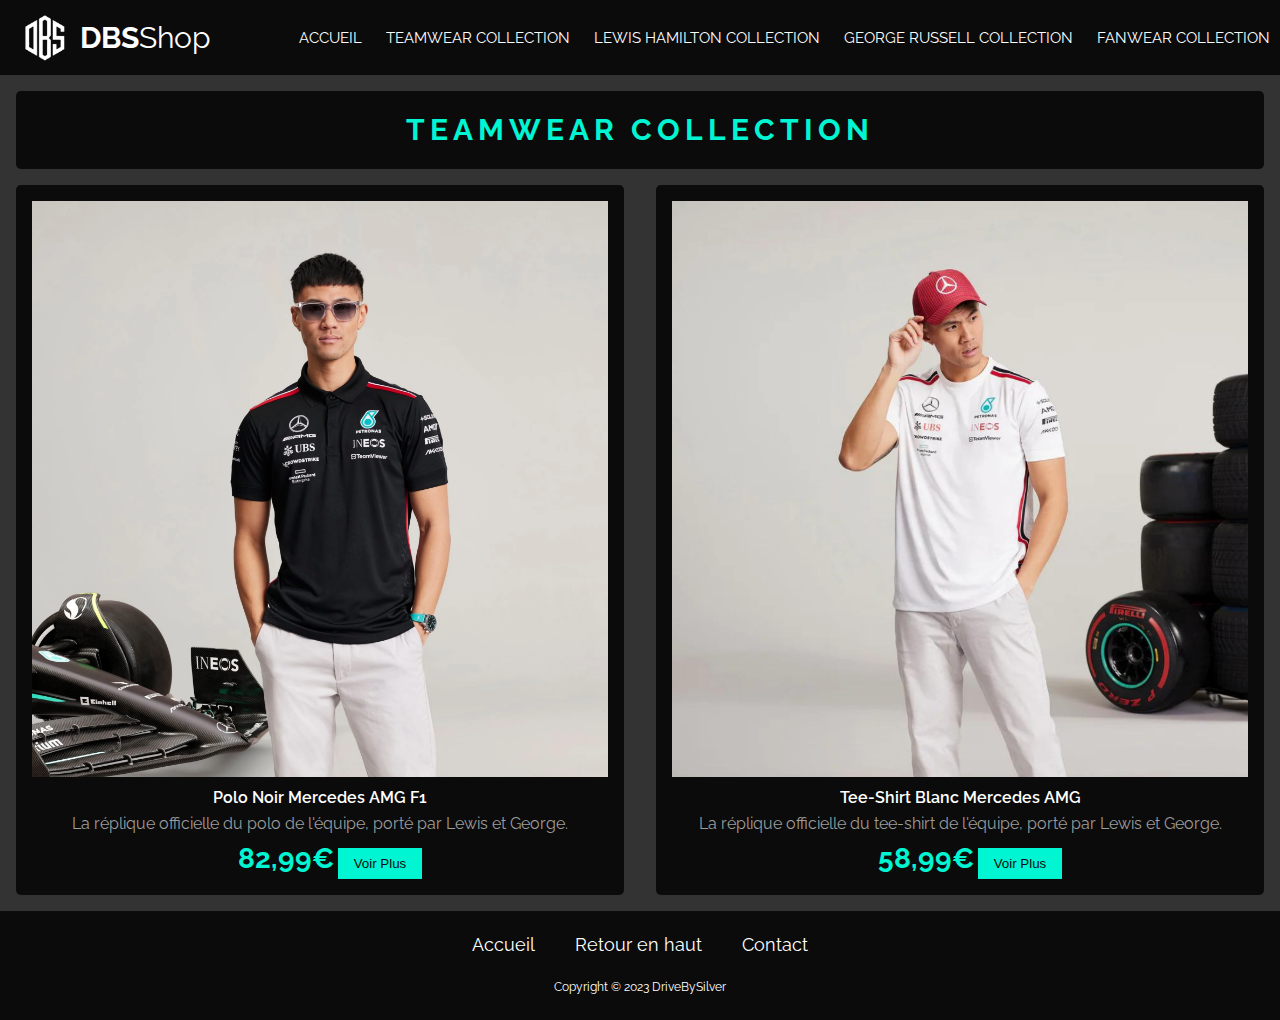
<file: teamwear.html>
<!DOCTYPE html>
<html lang="fr">
  <head>
      <meta charset="UTF-8" />
      <meta name="viewport" content="width=device-width, initial-scale=1.0" />
      <link rel="stylesheet" href="assets/css/reset.css" />
      <link rel="stylesheet" href="assets/css/style.css" />
      <link rel="icon" href="assets/images/logo.png">
      <link href="https://cdnjs.cloudflare.com/ajax/libs/font-awesome/6.4.2/css/all.min.css" rel="stylesheet" />
      <title>Drive By Silver - Teamwear Collection</title>
  </head>
  <body>
      <header>
      <nav>
          <div class="logo-container">
            <img src="assets/images/logo.png" class="logo" alt="logo DBS" onclick="window.location.href='index.html'">
            <label class="logo-text" onclick="window.location.href='index.html'">DBS<span>Shop</span></label>
          </div>
          <input type="checkbox" id="check">
          <label for="check" class="burger-btn">
            <i class="fa-solid fa-bars"></i>
          </label>
          <ul class="nav-list">
            <li><a href="index.html">Accueil</a></li>
            <li><a href="#">Teamwear Collection</a></li>
            <li><a href="hamilton.html">Lewis Hamilton Collection</a></li>
            <li><a href="russell.html">George Russell Collection</a></li>
            <li><a href="fanwear.html">Fanwear Collection</a></li>
          </ul>
      </nav>
      </header>

      <main>
          <div class="page-title">
              <h2>Teamwear collection</h2>
          </div>

          <section class="product-container">
              <div class="product">
                  <img src="assets/images/products/black_polo.png" alt="polo noir">
                  <h2>Polo Noir Mercedes AMG F1</h2>
                  <p>La réplique officielle du polo de l'équipe, porté par Lewis et George.</p>
                  <span class="price">82,99€</span>
                  <button class="buy" onclick="window.location.href='black_polo.html'">Voir Plus</button>
              </div>
              <div class="product">
                  <img src="assets/images/products/white_tee.png" alt="tee-shirt blanc mercedes">
                  <h2>Tee-Shirt Blanc Mercedes AMG</h2>
                  <p>La réplique officielle du tee-shirt de l'équipe, porté par Lewis et George.</p>
                  <span class="price">58,99€</span>
                  <button class="buy" onclick="window.location.href='white-tee.html'">Voir Plus</button>
              </div>
          </section>
      </main>

      <footer>
          <div class="footer-container">
            <div class="footer-nav">
              <ul>
                <li><a href="index.html">Accueil</a></li>
                <li><a href="#">Retour en haut</a></li>
                <li><a href="contact.html">Contact</a></li>
              </ul>
            </div>
            <div class="copyright">
              <p>Copyright &copy; 2023 DriveBySilver</p>
            </div>
          </div>
        </footer>
  </body>
</html>
</file>
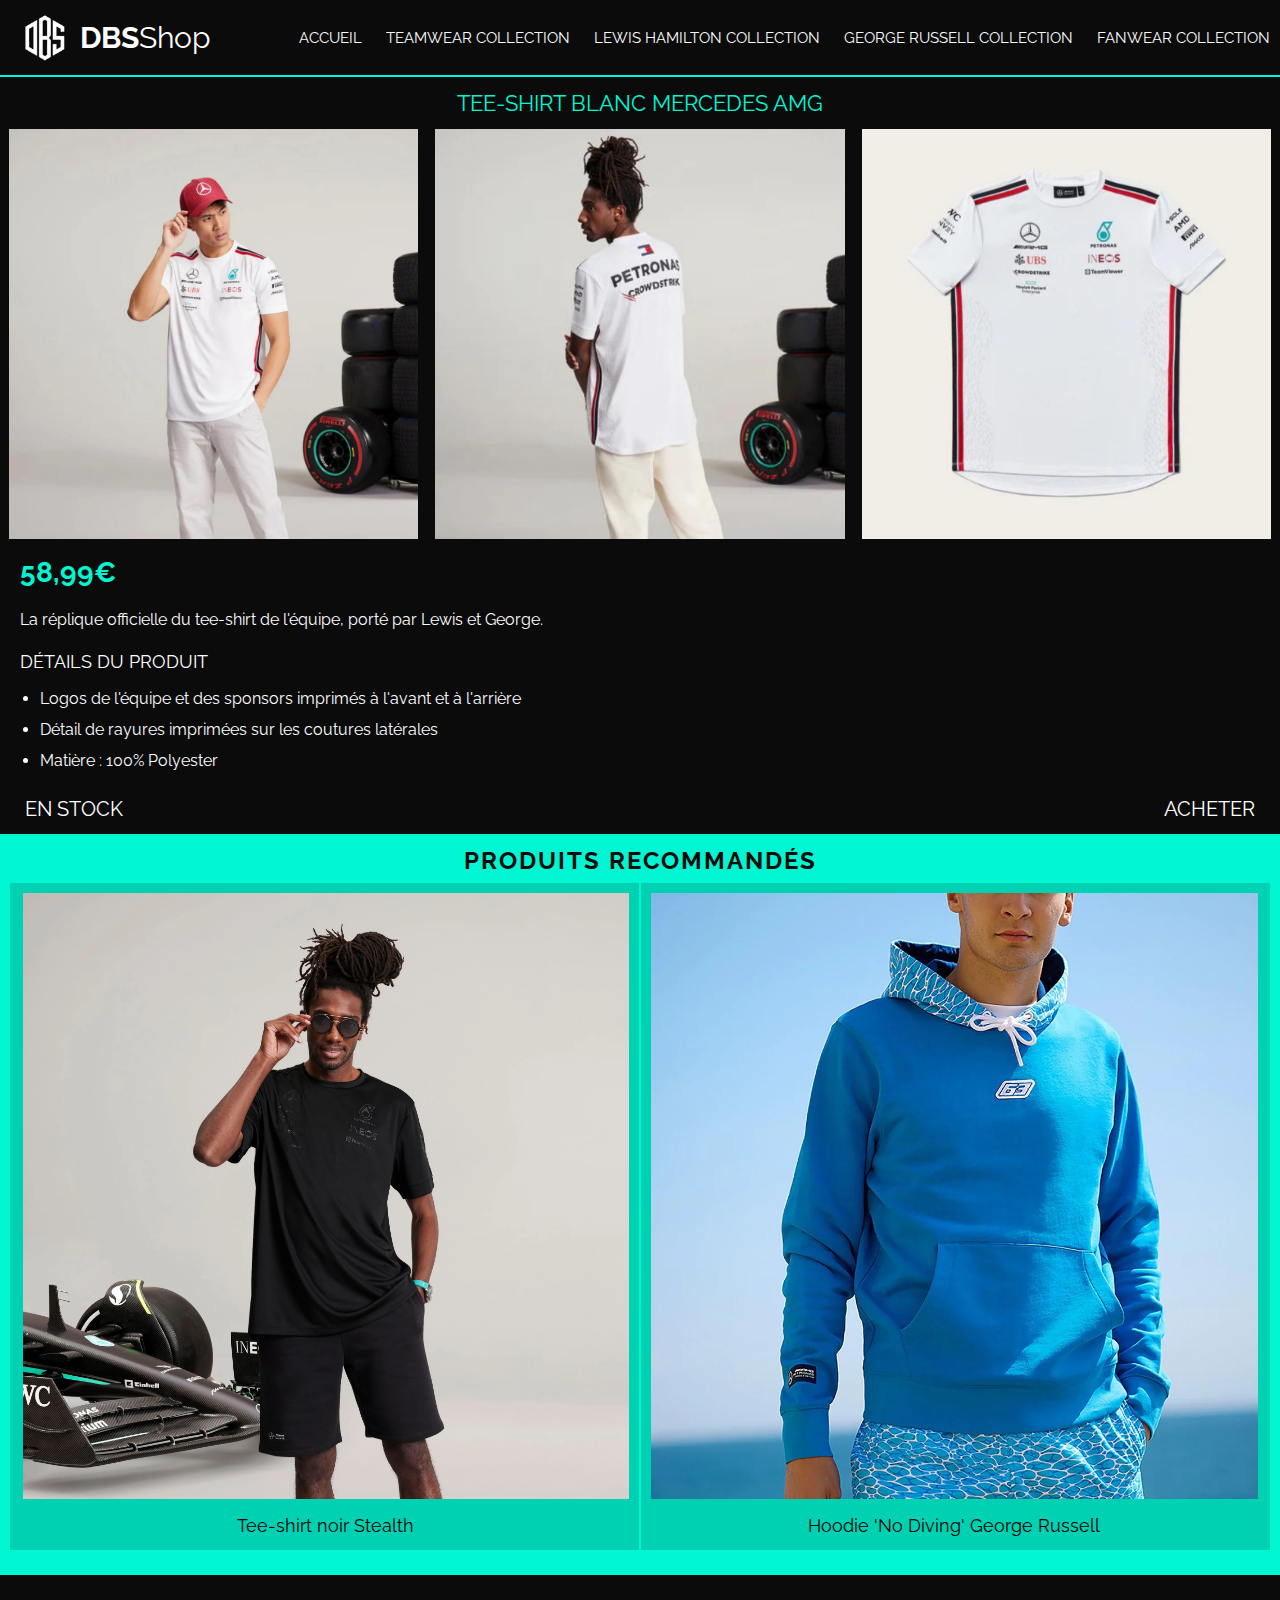
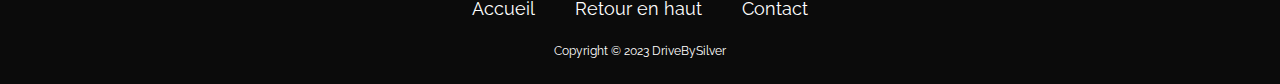
<file: white-tee.html>
<!DOCTYPE html>
<html lang="fr">
    <head>
        <meta charset="UTF-8" />
        <meta name="viewport" content="width=device-width, initial-scale=1.0" />
        <link rel="stylesheet" href="assets/css/reset.css" />
        <link rel="stylesheet" href="assets/css/style.css" />
        <link rel="icon" href="assets/images/logo.png">
        <link href="https://cdnjs.cloudflare.com/ajax/libs/font-awesome/6.4.2/css/all.min.css" rel="stylesheet" />
        <title>Drive By Silver - Page Produit</title>
    </head>
    <body>
        <header>
        <nav>
            <div class="logo-container">
              <img src="assets/images/logo.png" class="logo" alt="logo DBS" onclick="window.location.href='index.html'">
              <label class="logo-text" onclick="window.location.href='index.html'">DBS<span>Shop</span></label>
            </div>
            <input type="checkbox" id="check">
            <label for="check" class="burger-btn">
                <i class="fa-solid fa-bars"></i>
            </label>
            <ul class="nav-list">
                <li><a href="index.html">Accueil</a></li>
                <li><a href="teamwear.html">Teamwear Collection</a></li>
                <li><a href="hamilton.html">Lewis Hamilton Collection</a></li>
                <li><a href="russell.html">George Russell Collection</a></li>
                <li><a href="fanwear.html">Fanwear Collection</a></li>
            </ul>
        </nav>
        </header>

        <main>
          <div class="article-container">
            <article class="article">
              <h2 class="article-title">Tee-Shirt Blanc Mercedes AMG</h2>
              <div class="article-image-container">
                <img src="assets/images/products/white_tee.png" alt="Tee Shirt Blanc sur mannequin" class="article-image"/>
                <img src="assets/images/products/white_tee2.png" alt="Tee Shirt Blanc sur mannequin vue arriere" class="article-image"/>
                <img src="assets/images/products/white_tee3.png" alt="Tee Shirt Blanc vue avant" class="article-image"/>
              </div>
              <div>
                <p class="price">58,99€</p>
                <p class="description">La réplique officielle du tee-shirt de l'équipe, porté par Lewis et George.</p>
                <h3 class="details-title">Détails du produit</h3>
                <ul class="details-list">
                  <li>Logos de l'équipe et des sponsors imprimés à l'avant et à l'arrière</li>
                  <li>Détail de rayures imprimées sur les coutures latérales</li>
                  <li>Matière : 100% Polyester</li>
                </ul>
                <div class="buy-article">
                  <p>En Stock</p>
                  <p>Acheter</p>
                </div>
              </div>
            </article>
          </div>
          <section class="recommended">
            <h2>Produits recommandés</h2>
            <div class="recommended-menu">
              <div>
                <img src="assets/images/products/stealth_tee.png" onclick="window.location.href='stealth_tee.html'" alt="tee shirt noir furtif" />
                <p>Tee-shirt noir Stealth</p>
              </div>
              <div>
                <img src="assets/images/products/gr_hoodie.png" onclick="window.location.href='gr_hoodie.html'" alt="hoodie 'no diving' george rusell" />
                <p>Hoodie 'No Diving' George Russell</p>
              </div>
            </div>
          </section>
        </main>

        <footer>
            <div class="footer-container">
              <div class="footer-nav">
                <ul>
                  <li><a href="index.html">Accueil</a></li>
                  <li><a href="#">Retour en haut</a></li>
                  <li><a href="contact.html">Contact</a></li>
                </ul>
              </div>
              <div class="copyright">
                <p>Copyright &copy; 2023 DriveBySilver</p>
              </div>
            </div>
          </footer>
    </body>
</html>
</file>
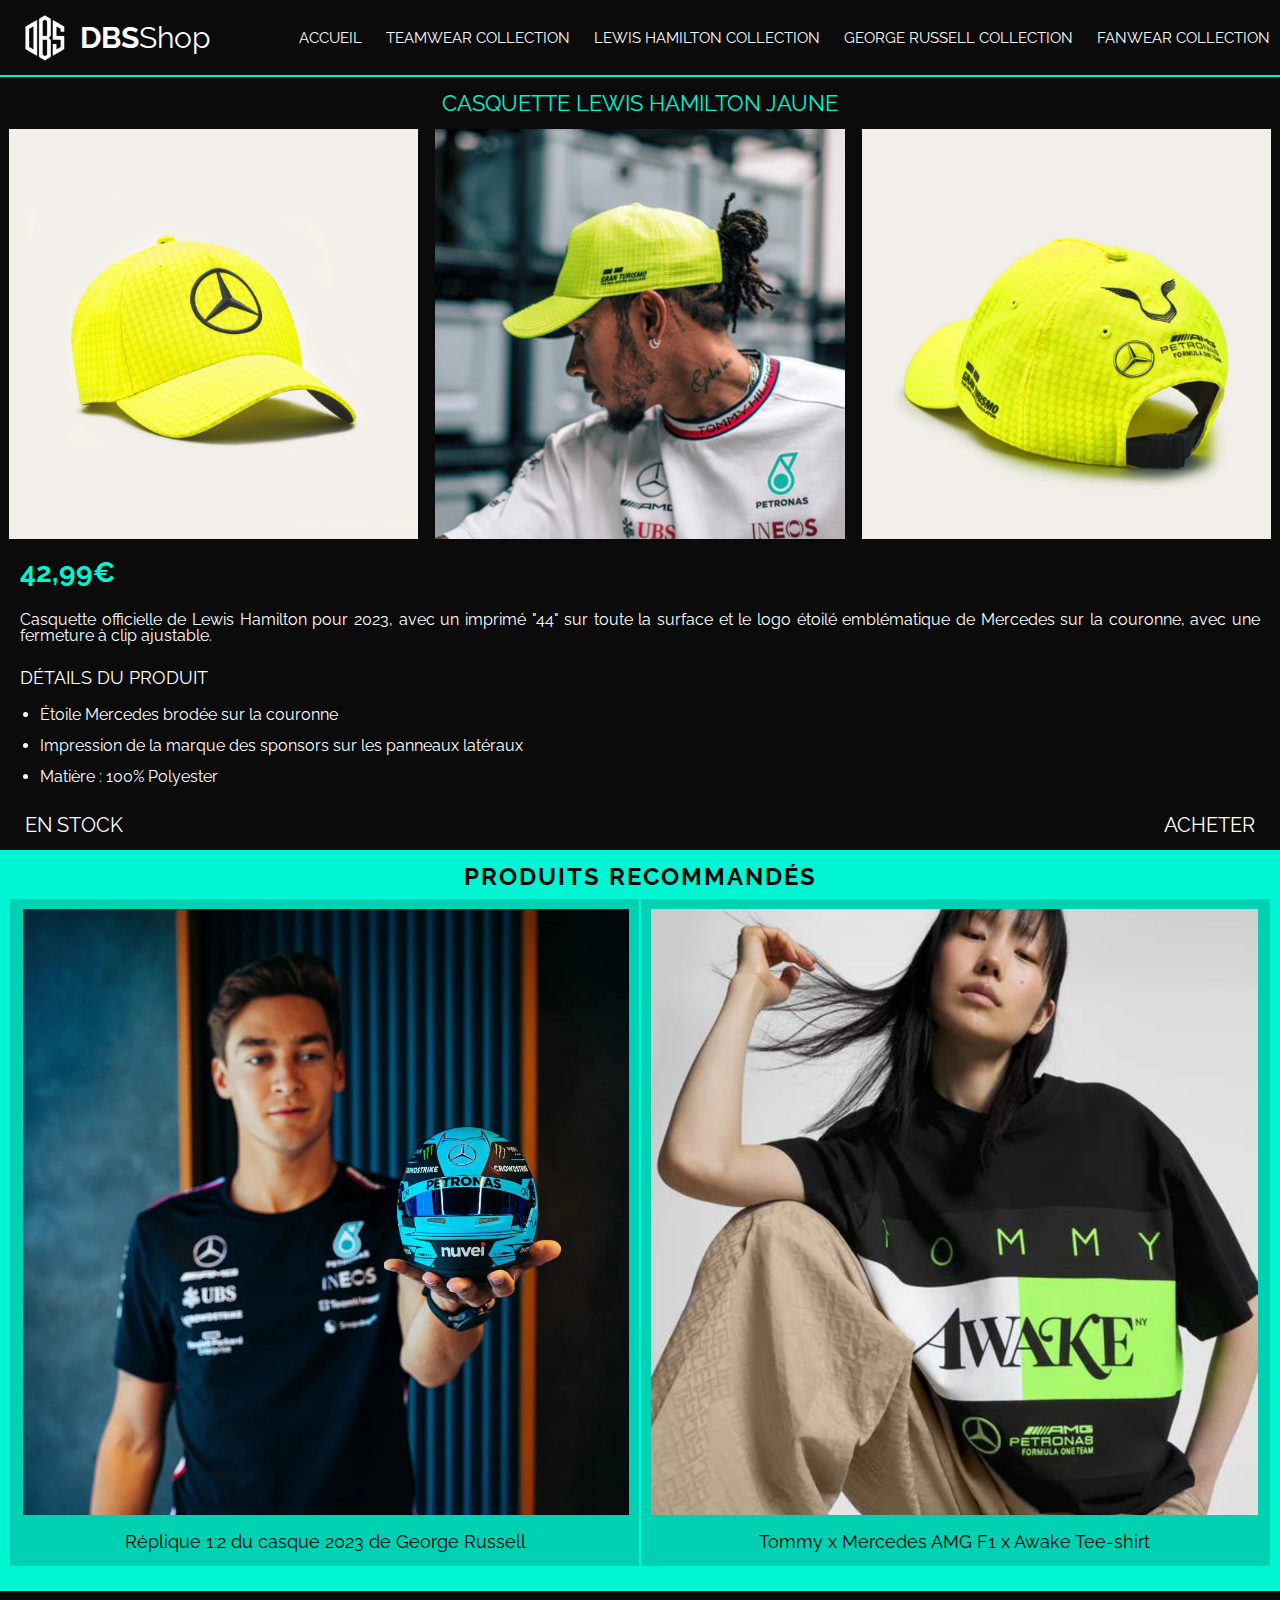
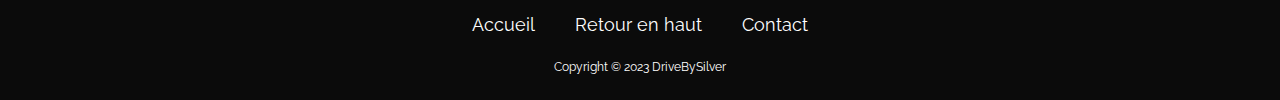
<file: yellow_cap.html>
<!DOCTYPE html>
<html lang="fr">
    <head>
        <meta charset="UTF-8" />
        <meta name="viewport" content="width=device-width, initial-scale=1.0" />
        <link rel="stylesheet" href="assets/css/reset.css" />
        <link rel="stylesheet" href="assets/css/style.css" />
        <link rel="icon" href="assets/images/logo.png">
        <link href="https://cdnjs.cloudflare.com/ajax/libs/font-awesome/6.4.2/css/all.min.css" rel="stylesheet" />
        <title>Drive By Silver - Page Produit</title>
    </head>
    <body>
        <header>
        <nav>
            <div class="logo-container">
              <img src="assets/images/logo.png" class="logo" alt="logo DBS" onclick="window.location.href='index.html'">
              <label class="logo-text" onclick="window.location.href='index.html'">DBS<span>Shop</span></label>
            </div>
            <input type="checkbox" id="check">
            <label for="check" class="burger-btn">
                <i class="fa-solid fa-bars"></i>
            </label>
            <ul class="nav-list">
                <li><a href="index.html">Accueil</a></li>
                <li><a href="teamwear.html">Teamwear Collection</a></li>
                <li><a href="hamilton.html">Lewis Hamilton Collection</a></li>
                <li><a href="russell.html">George Russell Collection</a></li>
                <li><a href="fanwear.html">Fanwear Collection</a></li>
            </ul>
        </nav>
        </header>

        <main>
          <div class="article-container">
            <article class="article">
              <h2 class="article-title">Casquette Lewis Hamilton Jaune</h2>
              <div class="article-image-container">
                <img src="assets/images/products/yellow_cap.png" alt="Casquette jaune" class="article-image"/>
                <img src="assets/images/products/yellow_cap2.png" alt="Casquette jaune sur mannequin" class="article-image"/>
                <img src="assets/images/products/yellow_cap3.png" alt="Casquette jaune vue arriere" class="article-image"/>
              </div>
              <div>
                <p class="price">42,99€</p>
                <p class="description">Casquette officielle de Lewis Hamilton pour 2023, avec un imprimé "44" sur toute la surface et le logo étoilé emblématique de Mercedes sur la couronne, avec une fermeture à clip ajustable.</p>
                <h3 class="details-title">Détails du produit</h3>
                <ul class="details-list">
                  <li>Étoile Mercedes brodée sur la couronne</li>
                  <li>Impression de la marque des sponsors sur les panneaux latéraux</li>
                  <li>Matière : 100% Polyester</li>
                </ul>
                <div class="buy-article">
                  <p>En Stock</p>
                  <p>Acheter</p>
                </div>
              </div>
            </article>
          </div>
          <section class="recommended">
            <h2>Produits recommandés</h2>
            <div class="recommended-menu">
              <div>
                <img src="assets/images/products/helmet.png" onclick="window.location.href='helmet.html'" alt="réplique casque george russell" />
                <p>Réplique 1:2 du casque 2023 de George Russell</p>
              </div>
              <div>
                <img src="assets/images/products/awake.png" onclick="window.location.href='awake.html'" alt="tee shirt awake x tommy x mercedes" />
                <p>Tommy x Mercedes AMG F1 x Awake Tee-shirt</p>
              </div>
            </div>
          </section>
        </main>

        <footer>
            <div class="footer-container">
              <div class="footer-nav">
                <ul>
                  <li><a href="index.html">Accueil</a></li>
                  <li><a href="#">Retour en haut</a></li>
                  <li><a href="contact.html">Contact</a></li>
                </ul>
              </div>
              <div class="copyright">
                <p>Copyright &copy; 2023 DriveBySilver</p>
              </div>
            </div>
          </footer>
    </body>
</html>
</file>
<file: assets/css/style.css>
@import url("https://fonts.googleapis.com/css2?family=Raleway:wght@400;500;600;700&display=swap");

* {
  box-sizing: border-box;
}

:root {
  --font-light: 400;
  --font-regular: 500;
  --font-medium: 600;
  --font-bold: 700;

  --carbon-grey: #0b0b0b;
  --grey-color: #333;
  --light-color: #9c9c9c;
  --white-color: #fff;
  --petronas: #00f5d2;

  --default-font: "Raleway", sans-serif;
}

html {
  scroll-behavior: smooth;
}

body {
  font-family: var(--default-font);
  background-color: var(--grey-color);
}

::-webkit-scrollbar {
  width: 12px;
  height: 0px;

}
::-webkit-scrollbar-track {
  background: var(--carbon-grey);

}
::-webkit-scrollbar-thumb {
  background: var(--petronas);
  border-radius: 5px;
  border-left: 1px solid var(--carbon-grey);
}
::-webkit-scrollbar-thumb:hover {
  background: #00c4a6;
}


/* HEADER */
nav{
  height: 75px;
  width: 100%;
  background-color: var(--carbon-grey);
  display: flex;
  justify-content: space-between;
}
.logo-container{
  display: flex;
  align-items: center;
  width: auto;
  margin: 0;
}
.logo{
  margin-left: 20px;
  width: 50px;
}
.logo:hover{
  cursor: pointer;
}
.logo-text{
  font-size: 30px;
  line-height: 75px;
  padding-left: 10px;
  font-weight: var(--font-bold);
  color: var(--white-color);
}
.logo-text span{
  font-weight: var(--font-light)
}
.logo-text:hover{
  color: var(--petronas);
  cursor: pointer;
  transition: 0.3s;
}
.nav-list{
  position: fixed;
  width: 100%;
  height: 0vh;
  top: 75px;
  background: var(--grey-color);
  float: right;
  text-align: center;
  transition: 0.5s;
}
.nav-list li{
  display: none;
  line-height: 25px;
  margin: 50px 0;
}
.nav-list li a{
  color: var(--white-color);
  font-size: 20px;
  text-transform: uppercase;
  transition: 0.5s;
}
.nav-list li a:hover{
  color: var(--petronas);
  transition: 0.5s;
}
.burger-btn{
  display: block;
  font-size: 30px;
  color: var(--white-color);
  float: right;
  line-height: 60px;
  margin-right: 40px;
  cursor: pointer;
}
.burger-btn:hover{
  color: var(--petronas);
  transition: 0.3s;
  scale: 1.1;
}
#check{
  display: none;
}
#check:checked ~ .nav-list{
  height: 100vh;
}
#check:checked ~ .nav-list li{
  display: block;
}


/* CATEGORIES */
.image-container{
  display: flex;
  height: 50vw;
}
.img-item:hover{
  transition: 0.5s;
  scale: 1.025;
  cursor: pointer;
  border-radius: 10px;
}


/* POPULAIRE */
.hot h2{
  font-weight: var(--font-bold);
  font-size: 24px;
  color: var(--carbon-grey);
  background-color: var(--petronas);
  padding-top: 15px;
  text-align: center;
  text-transform: uppercase;
  letter-spacing: 2px;
}
.hot-menu{
  display: flex;
  background-color: var(--petronas);
  padding: 10px 10px 25px;
}
.hot-menu div{
  flex: 1;
  padding: 10px 0 10px 0;
  background-color:#00000025;
  border-left: 2px solid var(--petronas);
}
.hot-menu div:first-child{
  padding-left: 2.5px;
  border: none;
}
.hot-menu div:last-child{
  padding-right: 2.5px;
  border-left: 2px solid var(--petronas);
}
.hot-menu img{
  max-width: 100%;
  height: auto;
  padding-inline: 10px;
  border-radius: 10px;
}
.hot-menu img:hover{
  transition: 0.3s;
  scale: 1.1;
  cursor: pointer;
  border-radius: 25px 0 25px 0;
}
.hot-menu p{
  font-size: 14 px;
  padding: 5px;
  text-align: center;
}


/* PRODUITS */
.products-container{
  display: flex;
  justify-content: center;
  flex-direction: column;
  flex-wrap: wrap;
  padding: 2rem;
}
.product{
  background-color: var(--carbon-grey);
  color: var(--light-color);
  margin: 1rem;
  padding: 1rem;
  text-align: center;
  border-radius: 5px;
}
.product img{
  width: 100%;
  height: auto;
}
.product h2, p{
  margin-top: 10px;
}
.product h2{
  color: var(--white-color);
  font-weight: var(--font-medium);
}
.price{
  font-weight: bold;
  color: var(--petronas);
  font-size: 1.2rem;
}
.buy{
  background-color: var(--petronas);
  color: var(--carbon-grey);
  border: none;
  padding: 0.5rem 1rem;
  margin-top: 1rem;
  cursor: pointer;
}
.page-title{
  color: var(--petronas);
  font-size: 30px;
  font-weight: var(--font-bold);
  text-align: center;
  padding: 1.5rem;
  margin: 1rem 1rem 0;
  background-color: var(--carbon-grey);
  border-radius: 5px;
  letter-spacing: 5px;
  text-transform: uppercase;
}


/* ARTICLES */
.article-container {
  width: 100vw;
}
.article {
  border-top: 2px solid var(--petronas);
  background-color: var(--carbon-grey);
  display: flex;
  flex-direction: column;
}
.article-title {
  text-align: center;
  font-size: 22px;
  text-transform: uppercase;
  background-color: var(--carbon-grey);
  color: var(--petronas);
  padding: 15px;
}
.article-image {
  display: block;
  margin: 0 auto 10px;
  width: 90%;
  transition: 0.5s;
}
.price {
  font-size: 28px;
  text-align: center;
  margin-bottom: 20px;
}
.description{
  color: var(--white-color);
  text-align: justify;
  padding: 5px 20px;
}
.details-title {
  text-transform: uppercase;
  font-size: 18px;
  margin: 20px;
  color: var(--white-color);
}
.details-list {
  list-style: disc;
  color: var(--white-color);
  margin-left: 40px
}
.details-list li {
  margin: 15px 0 15px;
}
.buy-article {
  display: flex;
  justify-content: space-between;
  padding: 5px 25px;
  color: var(--white-color);
  font-size: 20px;
  text-transform: uppercase;
  cursor: pointer;
  height: 50px;
}
.buy-article:hover {
  color: var(--carbon-grey);
  background-color: var(--petronas);
  border-bottom: 1px solid var(--carbon-grey);
}


/* RECOMMANDE */
.recommended h2{
  font-weight: var(--font-bold);
  font-size: 24px;
  color: var(--carbon-grey);
  background-color: var(--petronas);
  padding-top: 15px;
  text-align: center;
  text-transform: uppercase;
  letter-spacing: 2px;
}
.recommended-menu{
  display: flex;
  background-color: var(--petronas);
  padding: 10px 10px 25px;
}
.recommended-menu div{
  flex: 1;
  padding: 10px 0 10px 0;
  background-color:#00000025;
}
.recommended-menu div:first-child{
  padding-left: 2.5px;
  border: none;
}
.recommended-menu div:last-child{
  padding-right: 2.5px;
  border-left: 2px solid var(--petronas);
}
.recommended-menu img{
  max-width: 100%;
  padding-inline: 10px;
  border-radius: 10px;
}
.recommended-menu img:hover{
  transition: 0.3s;
  scale: 1.025;
  cursor: pointer;
  border-radius: 25px 0 25px 0;
}
.recommended-menu p{
  font-size: 14px;
  padding: 5px;
  text-align: center;
}


/* FORMULAIRE */
.contact{
  margin: 50px;
}
.form{
  width: 100%;
  max-width: 100vw;
  margin: 0 auto;
  background: var(--white-color);
  padding: 20px;
  border-radius: 5px;
}
.form-title{
  text-align: center;
  padding-bottom: 30px;
  font-size: 30px;
  font-weight: var(--font-bold);
  color: var(--petronas);
}
label{
  display: block;
  margin: 10px 0;
}
textarea {
  height: 120px;
  resize: none;
}
input[type="text"], input[type="email"], textarea, select{
  width: 100%;
  padding: 10px;
  margin: 10px 0;
  border: 1px solid var(--light-color);
  border-radius: 5px;
}
.newsletter-checkbox{
  display: flex;
}
.newsletter-checkbox label{
  margin-right: 10px;
  cursor: pointer;
}
input[type="submit"], input[type="reset"]{
  background-color: var(--grey-color);
  border: 1px solid var(--carbon-grey);
  margin-top: 10px;
  color: var(--white-color);
  padding: 10px 20px;
  cursor: pointer;
  border-radius: 7px;
}
input[type="submit"]:hover, input[type="reset"]:hover{
  transition: 0.3s;
  border-radius: 3px;
  background-color: var(--petronas);
  color: var(--carbon-grey);
}


/* FOOTER */
footer{
  background-color: var(--carbon-grey);
}
.footer-container{
  width: 100%;
  padding: 10px 25px 25px;
}
.footer-nav{
  margin: 15px 0;
}
.footer-nav ul{
  display: flex;
  justify-content: center;
}
.footer-nav ul li a{
  color: var(--white-color);
  margin: 15px;
  font-size: 16px;
  transition: 0.5s;
}
.footer-nav ul li a:hover{
  color: var(--petronas);
}
.copyright{
  padding: 2px;
  font-size: 12px;
  text-align: center;
}
.copyright p{
  color: var(--white-color);
}


@media only screen and (min-width: 601px){
  .footer-nav ul li a{
    color: var(--white-color);
    margin: 20px;
    font-size: 18px;
    transition: 0.5s;
  }
  .form{
    width: 100%;
    max-width: 80vw;
  }
  .hot-menu img:hover{
    scale: 1.05;
  }
}


@media only screen and (min-width: 900px){
  .img-item:hover{
    scale: 1.02;
  }
  .product-container{
    display: flex;
    flex-direction: row;
  }
  .product{
    width: 50vw;
  }
  .nav-list li{
    line-height: 30px;
    margin: 50px 0;
  }
  .nav-list li a{
    font-size: 25px;
  }
  .hot-menu p{
    font-size: 16px;
  }
  .hot-menu img:hover{
    scale: 1.03;
  }
  .form{
    width: 100%;
    max-width: 60vw;
  }
  .article-image{
    width: 80%;
  }
  .recommended-menu p{
    font-size: 18px;
  }
}


@media only screen and (min-width: 1225px){
  nav{
    height: 75px;
  }
  .burger-btn{
    display: none;
  }
  .nav-list{
    position: relative;
    height: 100px;
    top: 0;
    background: none;
    float: right;
    text-align: right;
    transition: none;
  }
  .nav-list li{
    display: inline-block;
    opacity: 1;
    line-height: 75px;
    margin: 0 10px;
    transition: none;
  }
  .nav-list li a{
    font-size: 15px;
  }
  .nav-list li a:hover{
    color: var(--petronas);
  }
  .img-item:hover{
    scale: 1.01;
  }
  .form{
    width: 100%;
    max-width: 40vw;
  }
  .hot-menu img:hover{
    scale: 1.02;
  }
  .article-image-container {
    display: flex;
    flex-direction: row;
  }
  .article-image {
    width: 32%;
  }
  .price {
    text-align: left;
    margin-left: 20px;
  }
  .recommended-menu img:hover{
    transition: 0.3s;
    scale: 1.01;
    cursor: pointer;
    border-radius: 25px 0 25px 0;
  }
}
</file>
